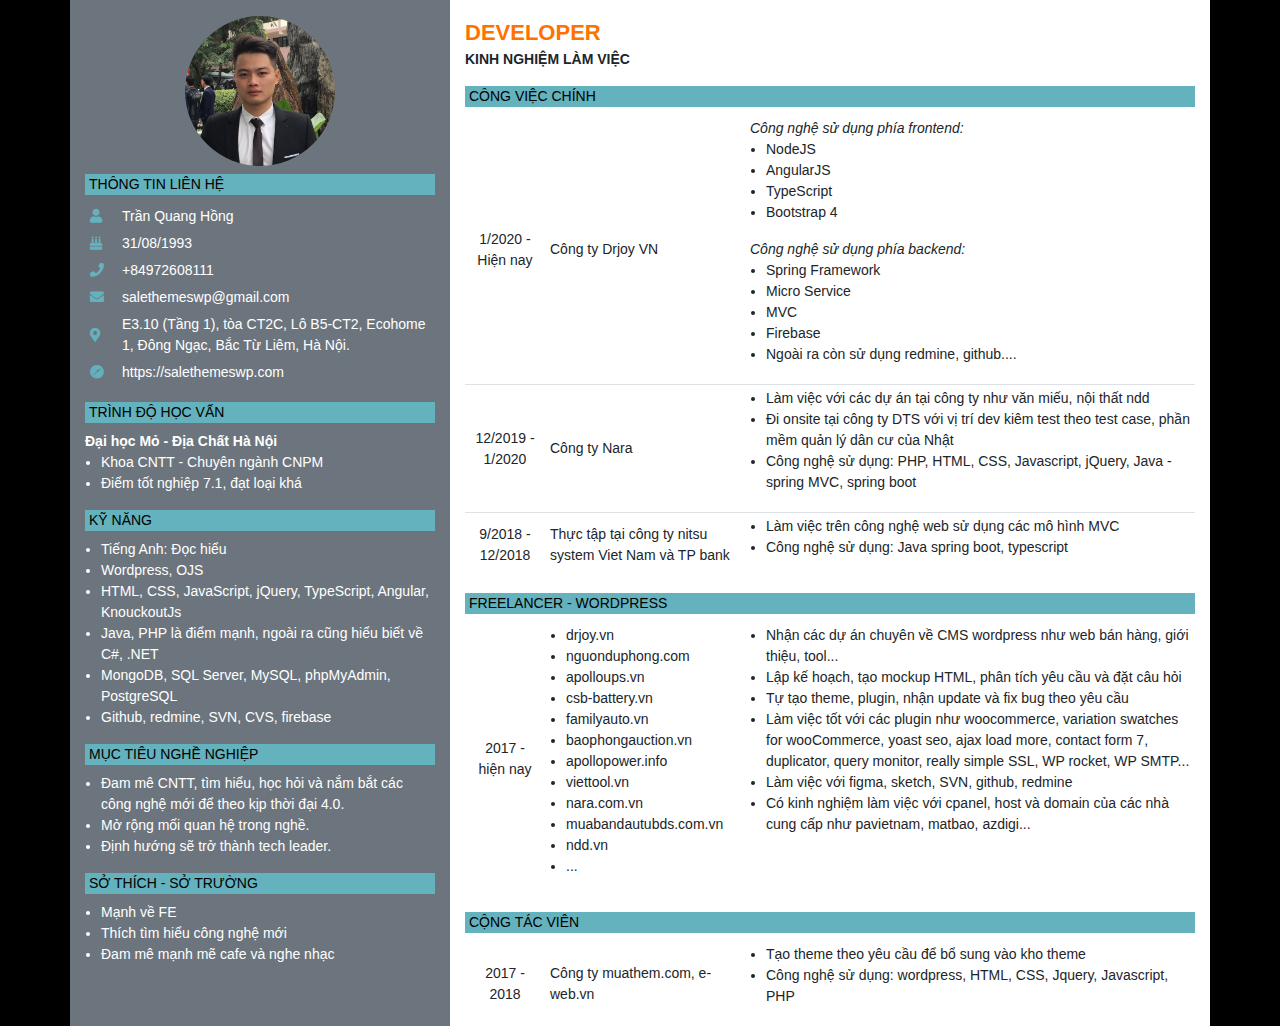
<file: index.html>
<!DOCTYPE html>
<html>
<head>
	<title>Sale themes wordpress</title>
	 <!--
    *********************************************************************
    *       DEVELOPER:  Sale themes wordpress              				*
    *       EMAIL:  salethemeswp@gmail.com     							*
    *       SKYPE: tranhongcnttk58nd@outlook.com                 		*
    *       WEBSITE: https://salethemeswp.com							*
    *		Zalo: +84972608111											*
    *********************************************************************
    -->
    <meta charset="UTF-8" />
    <meta http-equiv="X-UA-Compatible" content="IE=edge">
	<meta name="viewport" content="width=device-width, initial-scale=1, shrink-to-fit=no">

	<!-- Add meta tag -->
	<link rel="shortcut icon" href="" />
	<meta name="robots" content="index, follow, max-snippet:-1, max-image-preview:large, max-video-preview:-1" />
	<link rel="canonical" href="https://www.salethemeswp.com/" />
	<meta property="og:locale" content="vi_VN" />
	<meta property="og:type" content="website" />
	<meta property="og:title" content="Sale themes wordpress" />
	<meta property="og:url" content="https://www.salethemeswp.com/" />
	<meta property="og:site_name" content="Sale themes wordpress" />
	<meta name="twitter:card" content="summary_large_image" /> <!-- End meta tag -->


	<link rel="stylesheet" type="text/css" href="lib/bootstrap-4.0.0/dist/css/bootstrap.min.css">
	<link rel="stylesheet" type="text/css" href="lib/slick-1.8.1/slick/slick.css">
	<link rel="stylesheet" type="text/css" href="lib/slick-1.8.1/slick/slick-theme.css">
	<link rel="stylesheet" type="text/css" href="lib/fontawesome-5.15.4/css/all.min.css">
	<link rel="stylesheet" type="text/css" href="css/style.css">
    <!-- Global site tag (gtag.js) - Google Analytics -->
    <script async src="https://www.googletagmanager.com/gtag/js?id=G-24ML9TPM6G"></script>
    <script>
      window.dataLayer = window.dataLayer || [];
      function gtag(){dataLayer.push(arguments);}
      gtag('js', new Date());
    
      gtag('config', 'G-24ML9TPM6G');
    </script>
</head>
<body>
	<main class="container-fluid">
		<div class="container main-content">
			<div class="row">
				<div class="col-md-4 pt-3 bg-secondary about-info">
					<div class="text-center">
						<div class="img-about-avatar" style="background-image: url('img/hongdeptrai.jpg');"></div>
					</div>
					<div class="horizontal-line">THÔNG TIN LIÊN HỆ</div>
					<table>
						<tr>
							<td><i class="mr-2 main-color fas fa-user"></i></td>
							<td>Trần Quang Hồng</td>
						</tr>
						<tr>
							<td><i class="mr-2 main-color fas fa-birthday-cake"></i></td>
							<td>31/08/1993</td>
						</tr>
						<tr>
							<td><i class="mr-2 main-color fas fas fa-phone"></i></td>
							<td><a href="tel:+84972608111">+84972608111</a></td>
						</tr>
						<tr>
							<td><i class="mr-2 main-color fas fa-envelope"></i></td>
							<td><a href="mailto:salethemeswp@gmail.com">salethemeswp@gmail.com</a></td>
						</tr>
						<tr>
							<td><i class="mr-2 main-color fas fa-map-marker-alt"></i></td>
							<td>E3.10 (Tầng 1), tòa CT2C, Lô B5-CT2, Ecohome 1, Đông Ngạc, Bắc Từ Liêm, Hà Nội.</td>
						</tr>
						<tr>
							<td><i class="mr-2 main-color fab fa-safari"></i></td>
							<td><a href="salethemeswp.com">https://salethemeswp.com</a></td>
						</tr>
					</table>
					<div class="horizontal-line mt-3">TRÌNH ĐỘ HỌC VẤN</div>
					<div>
						<strong>Đại học Mỏ - Địa Chất Hà Nội</strong>
						<ul>
							<li>Khoa CNTT - Chuyên ngành CNPM</li>
							<li>Điểm tốt nghiệp 7.1, đạt loại khá</li>
						</ul>
					</div>
					<div class="horizontal-line mt-3">KỸ NĂNG</div>
					<ul>
						<li>Tiếng Anh: Đọc hiểu</li>
						<li>Wordpress, OJS</li>
						<li>HTML, CSS, JavaScript, jQuery, TypeScript, Angular, KnouckoutJs</li>
						<li>Java, PHP là điểm mạnh, ngoài ra cũng hiểu biết về C#, .NET</li>
						<li>MongoDB, SQL Server, MySQL, phpMyAdmin, PostgreSQL</li>
						<li>Github, redmine, SVN, CVS, firebase</li>
					</ul>
					<div class="horizontal-line mt-3">MỤC TIÊU NGHỀ NGHIỆP</div>
					<ul>
						<li>Đam mê CNTT, tìm hiểu, học hỏi và nắm bắt các công nghệ mới để theo kịp thời đại 4.0.</li>
						<li>Mở rộng mối quan hệ trong nghề.</li>
						<li>Định hướng sẽ trở thành tech leader.</li>
					</ul>
					<div class="horizontal-line mt-3">SỞ THÍCH - SỞ TRƯỜNG</div>
					<ul>
						<li>Mạnh về FE</li>
						<li>Thích tìm hiểu công nghệ mới</li>
						<li>Đam mê mạnh mẽ cafe và nghe nhạc</li>
					</ul>
				</div>
				<div class="col-md-8 mt-3 table-experience">
					<label class="title-info w-100 mb-0">DEVELOPER</label>
					<strong>KINH NGHIỆM LÀM VIỆC</strong>

					<div class="horizontal-line mt-3">CÔNG VIỆC CHÍNH</div>
					<table class="w-100">
						<tr class="border-bottom">
							<td class="text-center w80px">1/2020 - Hiện nay</td>
							<td class="w-md-200px">
								Công ty Drjoy VN
							</td>
							<td class="vertical-align-top">
								<i>Công nghệ sử dụng phía frontend:</i>
								<ul class="pl-3">
									<li>NodeJS</li>
									<li>AngularJS</li>
									<li>TypeScript</li>
									<li>Bootstrap 4</li>
								</ul>
								<i>Công nghệ sử dụng phía backend:</i>
								<ul class="pl-3">
									<li>Spring Framework</li>
									<li>Micro Service</li>
									<li>MVC</li>
									<li>Firebase</li>
									<li>Ngoài ra còn sử dụng redmine, github....</li>
								</ul>
							</td>
						</tr>
						<tr class="border-bottom">
							<td class="text-center w80px">12/2019 - 1/2020</td>
							<td class="w-md-200px">
								Công ty Nara
							</td>
							<td>
								<ul class="pl-3">
									<li>Làm việc với các dự án tại công ty như văn miếu, nội thất ndd</li>
									<li>Đi onsite tại công ty DTS với vị trí dev kiêm test theo test case, phần mềm quản lý dân cư của Nhật</li>
									<li>Công nghệ sử dụng: PHP, HTML, CSS, Javascript, jQuery, Java - spring MVC, spring boot</li>
								</ul>
							</td>
						</tr>
						<tr>
							<td class="text-center w80px">9/2018 - 12/2018</td>
							<td class="w-md-200px">
								Thực tập tại công ty nitsu system Viet Nam và TP bank
							</td>
							<td>
								<ul class="pl-3">
									<li>Làm việc trên công nghệ web sử dụng các mô hình MVC</li>
									<li>Công nghệ sử dụng: Java spring boot, typescript</li>
								</ul>
							</td>
						</tr>
					</table>
					<div class="horizontal-line mt-3">FREELANCER - WORDPRESS</div>
					<table class="w-100">
						<tr>
							<td class="text-center w80px">2017 - hiện nay</td>
							<td class="w-md-200px vertical-align-top">
								<ul class="pl-3">
									<li>drjoy.vn</li>
									<li>nguonduphong.com</li>
									<li>apolloups.vn</li>
									<li>csb-battery.vn</li>
									<li>familyauto.vn</li>
									<li>baophongauction.vn</li>
									<li>apollopower.info</li>
									<li>viettool.vn</li>
									<li>nara.com.vn</li>
									<li>muabandautubds.com.vn</li>
									<li>ndd.vn</li>
									<li>...</li>
								</ul>
							</td>
							<td class="vertical-align-top">
								<ul class="pl-3">
									<li>Nhận các dự án chuyên về CMS wordpress như web bán hàng, giới thiệu, tool... </li>
									<li>Lập kế hoạch, tạo mockup HTML, phân tích yêu cầu và đặt câu hỏi</li>
									<li>Tự tạo theme, plugin, nhận update và fix bug theo yêu cầu</li>
									<li>Làm việc tốt với các plugin như woocommerce, variation swatches for wooCommerce, yoast seo, ajax load more, contact form 7, duplicator, query monitor, really simple SSL, WP rocket, WP SMTP...
									<li>Làm việc với figma, sketch, SVN, github, redmine</li>
									<li>Có kinh nghiệm làm việc với cpanel, host và domain của các nhà cung cấp như pavietnam, matbao, azdigi...</li>
								</ul>
							</td>
						</tr>
					</table>

					<div class="horizontal-line mt-3">CỘNG TÁC VIÊN</div>
					<table class="w-100">
						<tr>
							<td class="text-center w80px">2017 - 2018</td>
							<td class="w-md-200px">Công ty muathem.com, e-web.vn</td>
							<td class="vertical-align-top">
								<ul class="pl-3">
									<li>Tạo theme theo yêu cầu để bổ sung vào kho theme</li>
									<li>Công nghệ sử dụng: wordpress, HTML, CSS, Jquery, Javascript, PHP</li>
								</ul>
							</td>
						</tr>
					</table>
				</div>
			</div>
		</div>

	</main>
  	<script src="lib/jquery-2.2.0/jquery.min.js" type="text/javascript"></script>
	<script src="lib/bootstrap-4.0.0/dist/js/bootstrap.min.js" type="text/javascript"></script>
	<!-- <script src="lib/slick-1.8.1/slick/slick.min.js" type="text/javascript"></script> -->
	<script src="js/main.js" type="text/javascript"></script>
</body>
</html>
</file>
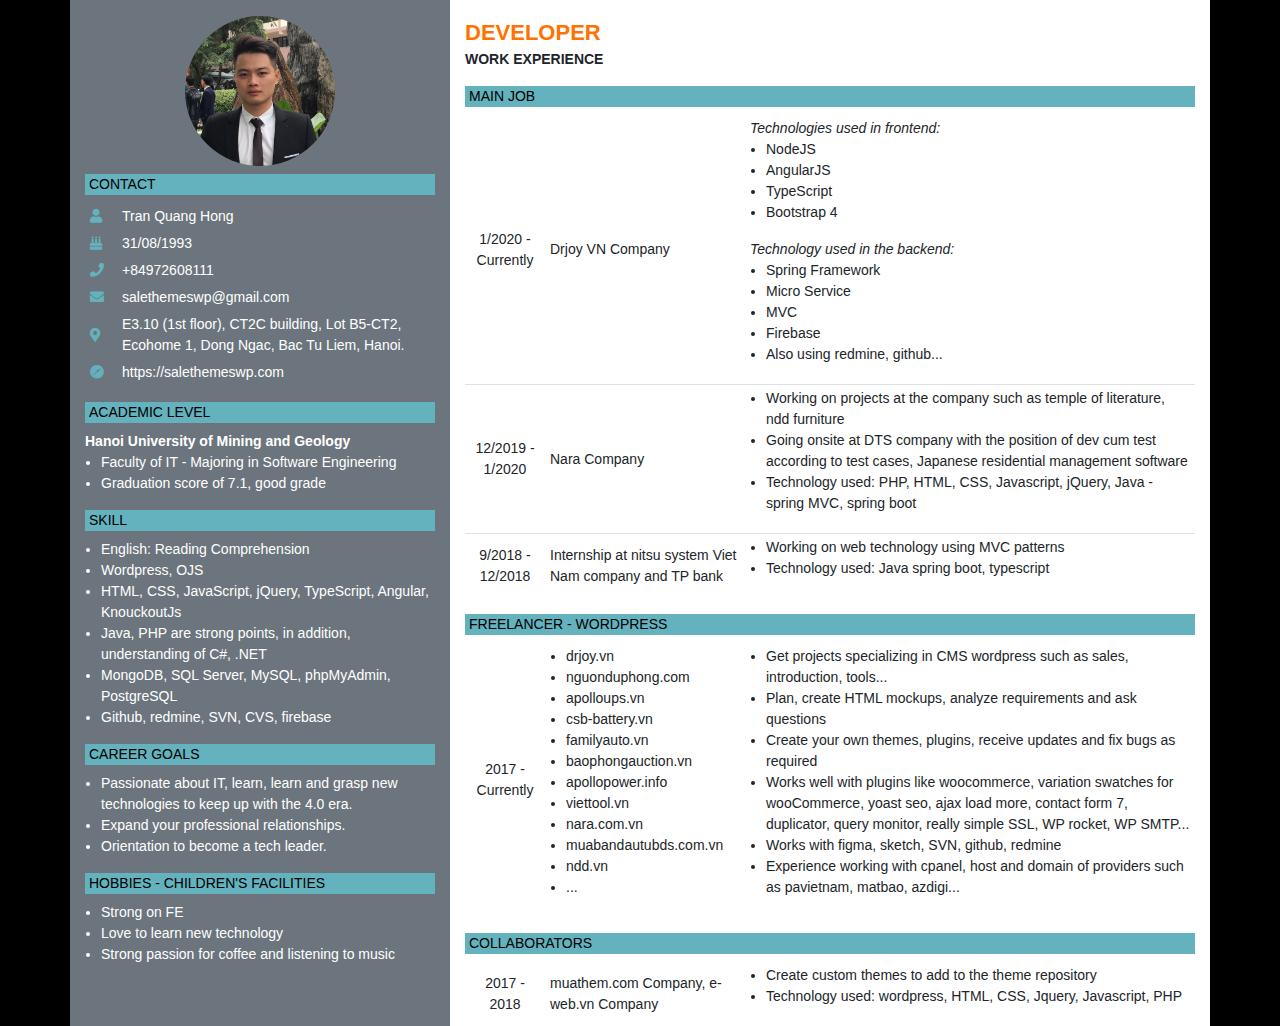
<file: en/index.html>
<!DOCTYPE html>
<html>
<head>
	<title>Sale themes wordpress</title>
	 <!--
    *********************************************************************
    *       DEVELOPER:  Sale themes wordpress              				*
    *       EMAIL:  salethemeswp@gmail.com     							*
    *       SKYPE: tranhongcnttk58nd@outlook.com                 		*
    *       WEBSITE: https://salethemeswp.com							*
    *		Zalo: +84972608111											*
    *********************************************************************
    -->
    <meta charset="UTF-8" />
    <meta http-equiv="X-UA-Compatible" content="IE=edge">
	<meta name="viewport" content="width=device-width, initial-scale=1, shrink-to-fit=no">

	<!-- Add meta tag -->
	<link rel="shortcut icon" href="" />
	<meta name="robots" content="index, follow, max-snippet:-1, max-image-preview:large, max-video-preview:-1" />
	<link rel="canonical" href="https://www.salethemeswp.com/" />
	<meta property="og:locale" content="vi_VN" />
	<meta property="og:type" content="website" />
	<meta property="og:title" content="Sale themes wordpress" />
	<meta property="og:url" content="https://www.salethemeswp.com/" />
	<meta property="og:site_name" content="Sale themes wordpress" />
	<meta name="twitter:card" content="summary_large_image" /> <!-- End meta tag -->


	<link rel="stylesheet" type="text/css" href="../lib/bootstrap-4.0.0/dist/css/bootstrap.min.css">
	<link rel="stylesheet" type="text/css" href="../lib/slick-1.8.1/slick/slick.css">
	<link rel="stylesheet" type="text/css" href="../lib/slick-1.8.1/slick/slick-theme.css">
	<link rel="stylesheet" type="text/css" href="../lib/fontawesome-5.15.4/css/all.min.css">
	<link rel="stylesheet" type="text/css" href="../css/style.css">
    <!-- Global site tag (gtag.js) - Google Analytics -->
    <script async src="https://www.googletagmanager.com/gtag/js?id=G-24ML9TPM6G"></script>
    <script>
      window.dataLayer = window.dataLayer || [];
      function gtag(){dataLayer.push(arguments);}
      gtag('js', new Date());
    
      gtag('config', 'G-24ML9TPM6G');
    </script>
</head>
<body>
	<main class="container-fluid">
		<div class="container main-content">
			<div class="row">
				<div class="col-md-4 pt-3 bg-secondary about-info">
					<div class="text-center">
						<div class="img-about-avatar" style="background-image: url('../img/hongdeptrai.jpg');"></div>
					</div>
					<div class="horizontal-line">CONTACT</div>
					<table>
						<tr>
							<td><i class="mr-2 main-color fas fa-user"></i></td>
							<td>Tran Quang Hong</td>
						</tr>
						<tr>
							<td><i class="mr-2 main-color fas fa-birthday-cake"></i></td>
							<td>31/08/1993</td>
						</tr>
						<tr>
							<td><i class="mr-2 main-color fas fas fa-phone"></i></td>
							<td><a href="tel:+84972608111">+84972608111</a></td>
						</tr>
						<tr>
							<td><i class="mr-2 main-color fas fa-envelope"></i></td>
							<td><a href="mailto:salethemeswp@gmail.com">salethemeswp@gmail.com</a></td>
						</tr>
						<tr>
							<td><i class="mr-2 main-color fas fa-map-marker-alt"></i></td>
							<td>E3.10 (1st floor), CT2C building, Lot B5-CT2, Ecohome 1, Dong Ngac, Bac Tu Liem, Hanoi.</td>
						</tr>
						<tr>
							<td><i class="mr-2 main-color fab fa-safari"></i></td>
							<td><a href="salethemeswp.com">https://salethemeswp.com</a></td>
						</tr>
					</table>
					<div class="horizontal-line mt-3">ACADEMIC LEVEL</div>
					<div>
						<strong>Hanoi University of Mining and Geology</strong>
						<ul>
							<li>Faculty of IT - Majoring in Software Engineering</li>
							<li>Graduation score of 7.1, good grade</li>
						</ul>
					</div>
					<div class="horizontal-line mt-3">SKILL</div>
					<ul>
						<li>English: Reading Comprehension</li>
						<li>Wordpress, OJS</li>
						<li>HTML, CSS, JavaScript, jQuery, TypeScript, Angular, KnouckoutJs</li>
						<li>Java, PHP are strong points, in addition, understanding of C#, .NET</li>
						<li>MongoDB, SQL Server, MySQL, phpMyAdmin, PostgreSQL</li>
						<li>Github, redmine, SVN, CVS, firebase</li>
					</ul>
					<div class="horizontal-line mt-3">CAREER GOALS</div>
					<ul>
						<li>Passionate about IT, learn, learn and grasp new technologies to keep up with the 4.0 era.</li>
						<li>Expand your professional relationships.</li>
						<li>Orientation to become a tech leader.</li>
					</ul>
					<div class="horizontal-line mt-3">HOBBIES - CHILDREN'S FACILITIES</div>
					<ul>
						<li>Strong on FE</li>
						<li>Love to learn new technology</li>
						<li>Strong passion for coffee and listening to music</li>
					</ul>
				</div>
				<div class="col-md-8 mt-3 table-experience">
					<label class="title-info w-100 mb-0">DEVELOPER</label>
					<strong>WORK EXPERIENCE</strong>

					<div class="horizontal-line mt-3">MAIN JOB</div>
					<table class="w-100">
						<tr class="border-bottom">
							<td class="text-center w80px">1/2020 - Currently</td>
							<td class="w-md-200px">
								Drjoy VN Company
							</td>
							<td class="vertical-align-top">
								<i>Technologies used in frontend:</i>
								<ul class="pl-3">
									<li>NodeJS</li>
									<li>AngularJS</li>
									<li>TypeScript</li>
									<li>Bootstrap 4</li>
								</ul>
								<i>Technology used in the backend:</i>
								<ul class="pl-3">
									<li>Spring Framework</li>
									<li>Micro Service</li>
									<li>MVC</li>
									<li>Firebase</li>
									<li>Also using redmine, github...</li>
								</ul>
							</td>
						</tr>
						<tr class="border-bottom">
							<td class="text-center w80px">12/2019 - 1/2020</td>
							<td class="w-md-200px">
								Nara Company
							</td>
							<td>
								<ul class="pl-3">
									<li>Working on projects at the company such as temple of literature, ndd furniture</li>
									<li>Going onsite at DTS company with the position of dev cum test according to test cases, Japanese residential management software</li>
									<li>Technology used: PHP, HTML, CSS, Javascript, jQuery, Java - spring MVC, spring boot</li>
								</ul>
							</td>
						</tr>
						<tr>
							<td class="text-center w80px">9/2018 - 12/2018</td>
							<td class="w-md-200px">
								Internship at nitsu system Viet Nam company and TP bank
							</td>
							<td>
								<ul class="pl-3">
									<li>Working on web technology using MVC patterns</li>
									<li>Technology used: Java spring boot, typescript</li>
								</ul>
							</td>
						</tr>
					</table>
					<div class="horizontal-line mt-3">FREELANCER - WORDPRESS</div>
					<table class="w-100">
						<tr>
							<td class="text-center w80px">2017 - Currently</td>
							<td class="w-md-200px vertical-align-top">
								<ul class="pl-3">
									<li>drjoy.vn</li>
									<li>nguonduphong.com</li>
									<li>apolloups.vn</li>
									<li>csb-battery.vn</li>
									<li>familyauto.vn</li>
									<li>baophongauction.vn</li>
									<li>apollopower.info</li>
									<li>viettool.vn</li>
									<li>nara.com.vn</li>
									<li>muabandautubds.com.vn</li>
									<li>ndd.vn</li>
									<li>...</li>
								</ul>
							</td>
							<td class="vertical-align-top">
								<ul class="pl-3">
									<li>Get projects specializing in CMS wordpress such as sales, introduction, tools...</li>
									<li>Plan, create HTML mockups, analyze requirements and ask questions</li>
									<li>Create your own themes, plugins, receive updates and fix bugs as required</li>
									<li>Works well with plugins like woocommerce, variation swatches for wooCommerce, yoast seo, ajax load more, contact form 7, duplicator, query monitor, really simple SSL, WP rocket, WP SMTP...</li>
									<li>Works with figma, sketch, SVN, github, redmine</li>
									<li>Experience working with cpanel, host and domain of providers such as pavietnam, matbao, azdigi...</li>
								</ul>
							</td>
						</tr>
					</table>

					<div class="horizontal-line mt-3">COLLABORATORS</div>
					<table class="w-100">
						<tr>
							<td class="text-center w80px">2017 - 2018</td>
							<td class="w-md-200px">muathem.com Company, e-web.vn Company</td>
							<td class="vertical-align-top">
								<ul class="pl-3">
									<li>Create custom themes to add to the theme repository</li>
									<li>Technology used: wordpress, HTML, CSS, Jquery, Javascript, PHP</li>
								</ul>
							</td>
						</tr>
					</table>
				</div>
			</div>
		</div>

	</main>
  	<script src="../lib/jquery-2.2.0/jquery.min.js" type="text/javascript"></script>
	<script src="../lib/bootstrap-4.0.0/dist/js/bootstrap.min.js" type="text/javascript"></script>
	<!-- <script src="../lib/slick-1.8.1/slick/slick.min.js" type="text/javascript"></script> -->
	<script src="../js/main.js" type="text/javascript"></script>
</body>
</html>
</file>
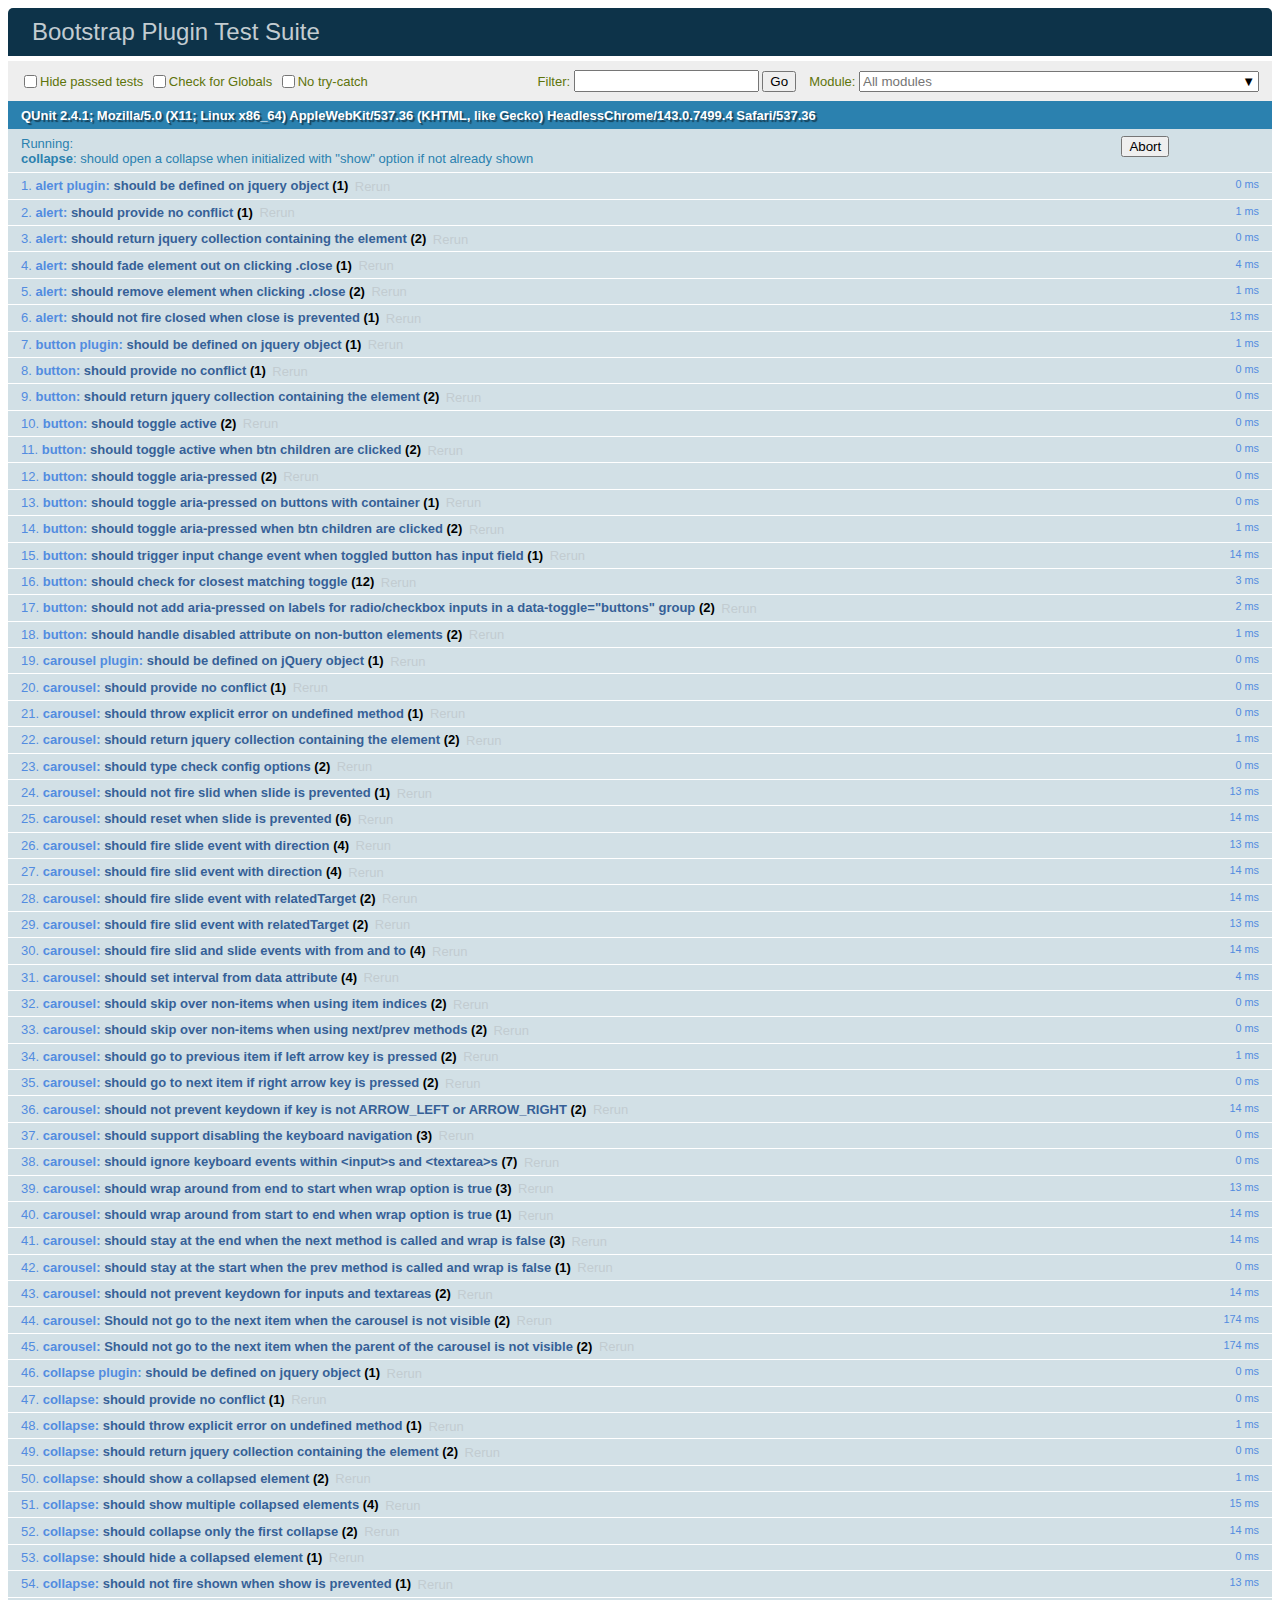
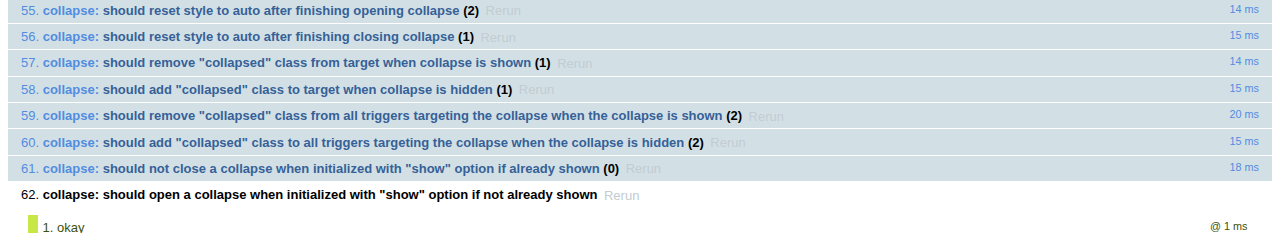
<file: lib/bootstrap-4.0.0/js/tests/index.html>
<!doctype html>
<html lang="en">
  <head>
    <meta charset="utf-8">
    <meta name="viewport" content="width=device-width, initial-scale=1, shrink-to-fit=no">
    <title>Bootstrap Plugin Test Suite</title>

    <!-- jQuery -->
    <script>
      (function () {
        var path = '../../assets/js/vendor/jquery-slim.min.js'
        // get jquery param from the query string.
        var jQueryVersion = location.search.match(/[?&]jquery=(.*?)(?=&|$)/)

        // If a version was specified, use that version from our vendor folder
        if (jQueryVersion) {
          path = 'vendor/jquery-' + jQueryVersion[1] + '.min.js'
        }
        document.write('<script src="' + path + '"><\/script>')
      }())
    </script>
    <script src="../../assets/js/vendor/popper.min.js"></script>

    <!-- QUnit -->
    <link rel="stylesheet" href="vendor/qunit.css" media="screen">
    <script src="vendor/qunit.js"></script>

    <script>
      // Disable jQuery event aliases to ensure we don't accidentally use any of them
      [
        'blur',
        'focus',
        'focusin',
        'focusout',
        'resize',
        'scroll',
        'click',
        'dblclick',
        'mousedown',
        'mouseup',
        'mousemove',
        'mouseover',
        'mouseout',
        'mouseenter',
        'mouseleave',
        'change',
        'select',
        'submit',
        'keydown',
        'keypress',
        'keyup',
        'contextmenu'
      ].forEach(function(eventAlias) {
        $.fn[eventAlias] = function() {
          throw new Error('Using the ".' + eventAlias + '()" method is not allowed, so that Bootstrap can be compatible with custom jQuery builds which exclude the "event aliases" module that defines said method. See https://github.com/twbs/bootstrap/blob/master/CONTRIBUTING.md#js')
        }
      })

      // Require assert.expect in each test
      QUnit.config.requireExpects = true

      // See https://github.com/axemclion/grunt-saucelabs#test-result-details-with-qunit
      var log = []
      var testName

      QUnit.done(function(testResults) {
        var tests = []
        for (var i = 0; i < log.length; i++) {
          var details = log[i]
          tests.push({
            name: details.name,
            result: details.result,
            expected: details.expected,
            actual: details.actual,
            source: details.source
          })
        }
        testResults.tests = tests

        window.global_test_results = testResults
      })

      QUnit.testStart(function(testDetails) {
        QUnit.log(function(details) {
          if (!details.result) {
            details.name = testDetails.name
            log.push(details)
          }
        })
      })

      // Display fixture on-screen on iOS to avoid false positives
      // See https://github.com/twbs/bootstrap/pull/15955
      if (/iPhone|iPad|iPod/.test(navigator.userAgent)) {
        QUnit.begin(function() {
          $('#qunit-fixture').css({ top: 0, left: 0 })
        })

        QUnit.done(function() {
          $('#qunit-fixture').css({ top: '', left: '' })
        })
      }
    </script>

    <!-- Transpiled Plugins -->
    <script src="../dist/util.js"></script>
    <script src="../dist/alert.js"></script>
    <script src="../dist/button.js"></script>
    <script src="../dist/carousel.js"></script>
    <script src="../dist/collapse.js"></script>
    <script src="../dist/dropdown.js"></script>
    <script src="../dist/modal.js"></script>
    <script src="../dist/scrollspy.js"></script>
    <script src="../dist/tab.js"></script>
    <script src="../dist/tooltip.js"></script>
    <script src="../dist/popover.js"></script>

    <!-- Unit Tests -->
    <script src="unit/alert.js"></script>
    <script src="unit/button.js"></script>
    <script src="unit/carousel.js"></script>
    <script src="unit/collapse.js"></script>
    <script src="unit/dropdown.js"></script>
    <script src="unit/modal.js"></script>
    <script src="unit/scrollspy.js"></script>
    <script src="unit/tab.js"></script>
    <script src="unit/tooltip.js"></script>
    <script src="unit/popover.js"></script>
    <script src="unit/util.js"></script>
  </head>
  <body>
    <div id="qunit-container">
      <div id="qunit"></div>
      <div id="qunit-fixture"></div>
    </div>
  </body>
</html>
</file>
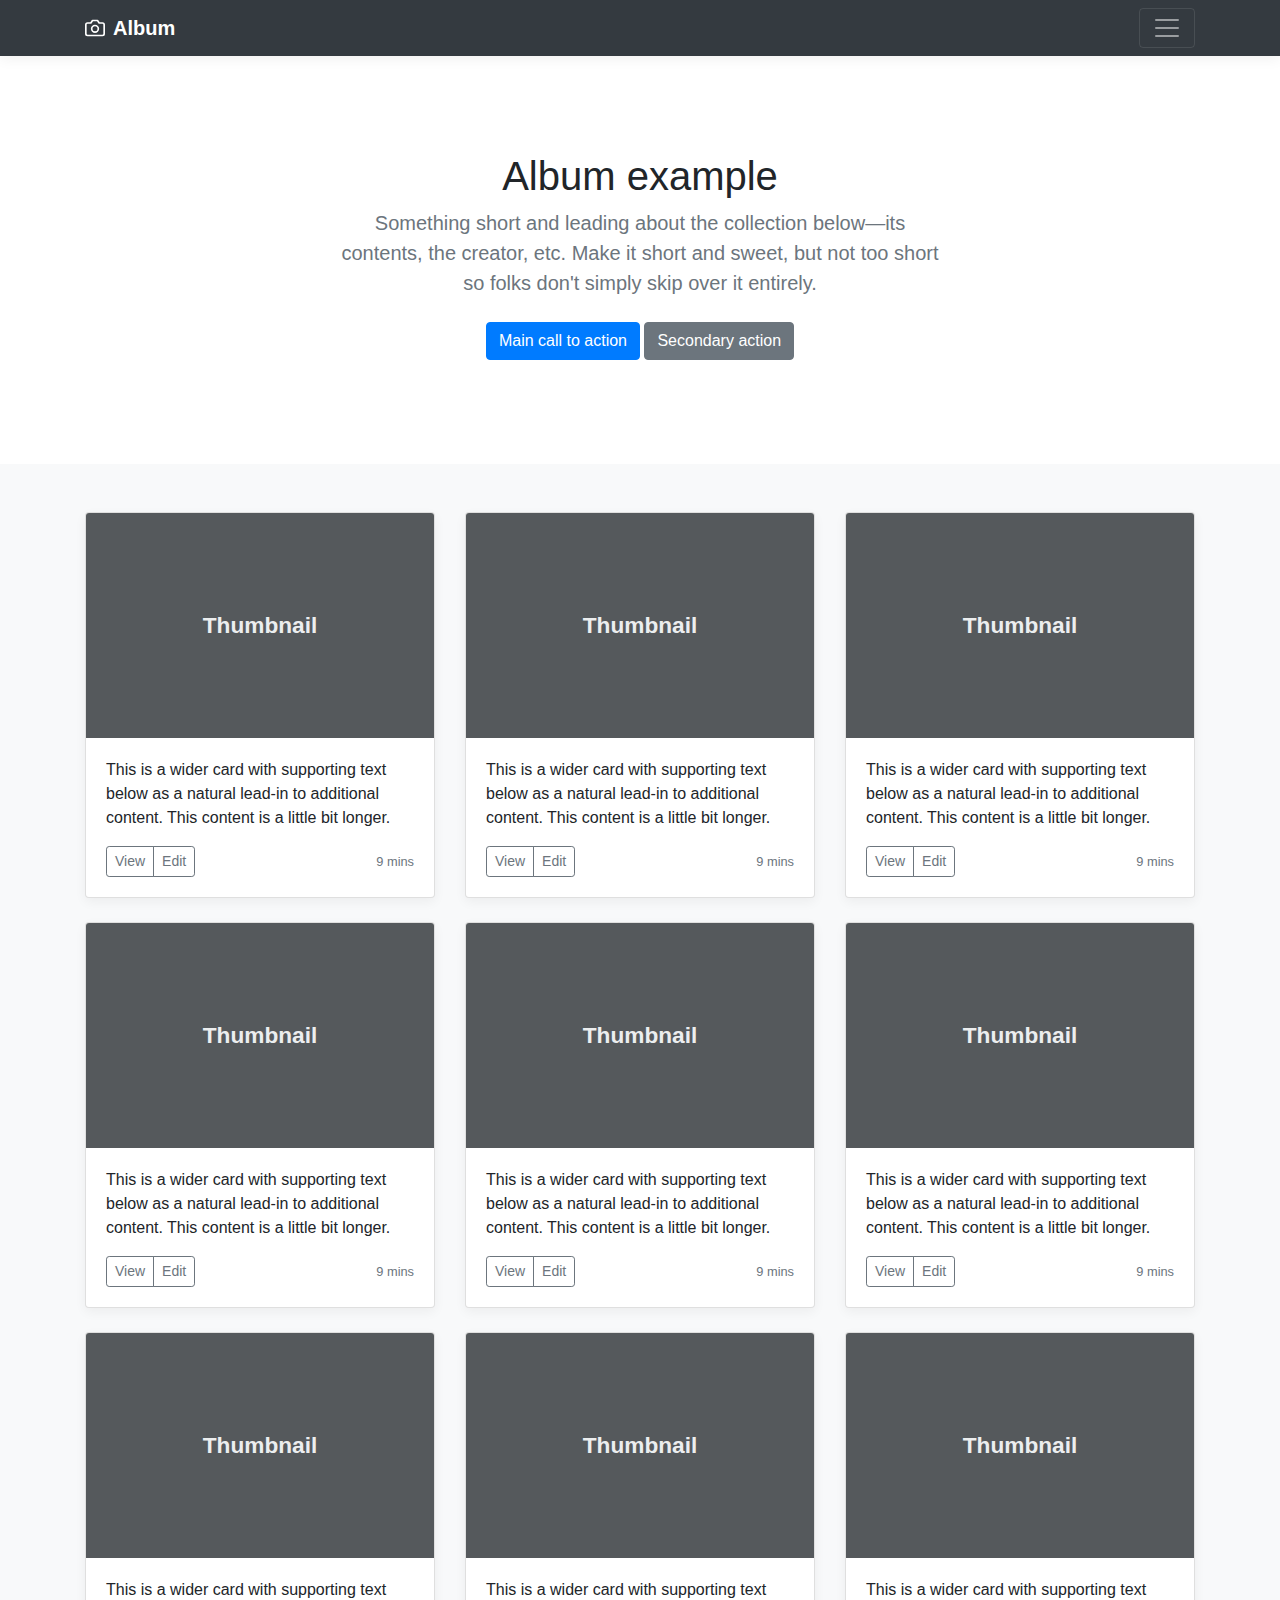
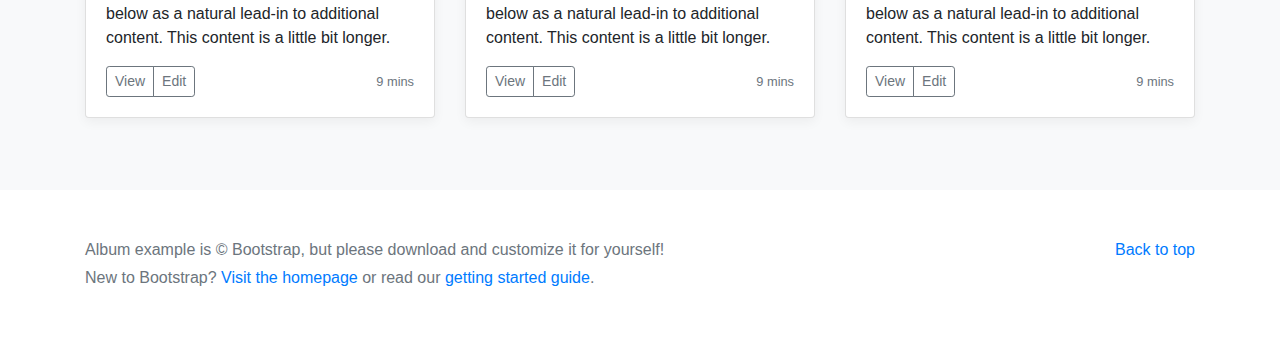
<file: lib/bootstrap-4.0.0/docs/4.0/examples/album/index.html>
<!doctype html>
<html lang="en">
  <head>
    <meta charset="utf-8">
    <meta name="viewport" content="width=device-width, initial-scale=1, shrink-to-fit=no">
    <meta name="description" content="">
    <meta name="author" content="">
    <link rel="icon" href="../../../../favicon.ico">

    <title>Album example for Bootstrap</title>

    <!-- Bootstrap core CSS -->
    <link href="../../../../dist/css/bootstrap.min.css" rel="stylesheet">

    <!-- Custom styles for this template -->
    <link href="album.css" rel="stylesheet">
  </head>

  <body>

    <header>
      <div class="collapse bg-dark" id="navbarHeader">
        <div class="container">
          <div class="row">
            <div class="col-sm-8 col-md-7 py-4">
              <h4 class="text-white">About</h4>
              <p class="text-muted">Add some information about the album below, the author, or any other background context. Make it a few sentences long so folks can pick up some informative tidbits. Then, link them off to some social networking sites or contact information.</p>
            </div>
            <div class="col-sm-4 offset-md-1 py-4">
              <h4 class="text-white">Contact</h4>
              <ul class="list-unstyled">
                <li><a href="#" class="text-white">Follow on Twitter</a></li>
                <li><a href="#" class="text-white">Like on Facebook</a></li>
                <li><a href="#" class="text-white">Email me</a></li>
              </ul>
            </div>
          </div>
        </div>
      </div>
      <div class="navbar navbar-dark bg-dark box-shadow">
        <div class="container d-flex justify-content-between">
          <a href="#" class="navbar-brand d-flex align-items-center">
            <svg xmlns="http://www.w3.org/2000/svg" width="20" height="20" viewBox="0 0 24 24" fill="none" stroke="currentColor" stroke-width="2" stroke-linecap="round" stroke-linejoin="round" class="mr-2"><path d="M23 19a2 2 0 0 1-2 2H3a2 2 0 0 1-2-2V8a2 2 0 0 1 2-2h4l2-3h6l2 3h4a2 2 0 0 1 2 2z"></path><circle cx="12" cy="13" r="4"></circle></svg>
            <strong>Album</strong>
          </a>
          <button class="navbar-toggler" type="button" data-toggle="collapse" data-target="#navbarHeader" aria-controls="navbarHeader" aria-expanded="false" aria-label="Toggle navigation">
            <span class="navbar-toggler-icon"></span>
          </button>
        </div>
      </div>
    </header>

    <main role="main">

      <section class="jumbotron text-center">
        <div class="container">
          <h1 class="jumbotron-heading">Album example</h1>
          <p class="lead text-muted">Something short and leading about the collection below—its contents, the creator, etc. Make it short and sweet, but not too short so folks don't simply skip over it entirely.</p>
          <p>
            <a href="#" class="btn btn-primary my-2">Main call to action</a>
            <a href="#" class="btn btn-secondary my-2">Secondary action</a>
          </p>
        </div>
      </section>

      <div class="album py-5 bg-light">
        <div class="container">

          <div class="row">
            <div class="col-md-4">
              <div class="card mb-4 box-shadow">
                <img class="card-img-top" data-src="holder.js/100px225?theme=thumb&bg=55595c&fg=eceeef&text=Thumbnail" alt="Card image cap">
                <div class="card-body">
                  <p class="card-text">This is a wider card with supporting text below as a natural lead-in to additional content. This content is a little bit longer.</p>
                  <div class="d-flex justify-content-between align-items-center">
                    <div class="btn-group">
                      <button type="button" class="btn btn-sm btn-outline-secondary">View</button>
                      <button type="button" class="btn btn-sm btn-outline-secondary">Edit</button>
                    </div>
                    <small class="text-muted">9 mins</small>
                  </div>
                </div>
              </div>
            </div>
            <div class="col-md-4">
              <div class="card mb-4 box-shadow">
                <img class="card-img-top" data-src="holder.js/100px225?theme=thumb&bg=55595c&fg=eceeef&text=Thumbnail" alt="Card image cap">
                <div class="card-body">
                  <p class="card-text">This is a wider card with supporting text below as a natural lead-in to additional content. This content is a little bit longer.</p>
                  <div class="d-flex justify-content-between align-items-center">
                    <div class="btn-group">
                      <button type="button" class="btn btn-sm btn-outline-secondary">View</button>
                      <button type="button" class="btn btn-sm btn-outline-secondary">Edit</button>
                    </div>
                    <small class="text-muted">9 mins</small>
                  </div>
                </div>
              </div>
            </div>
            <div class="col-md-4">
              <div class="card mb-4 box-shadow">
                <img class="card-img-top" data-src="holder.js/100px225?theme=thumb&bg=55595c&fg=eceeef&text=Thumbnail" alt="Card image cap">
                <div class="card-body">
                  <p class="card-text">This is a wider card with supporting text below as a natural lead-in to additional content. This content is a little bit longer.</p>
                  <div class="d-flex justify-content-between align-items-center">
                    <div class="btn-group">
                      <button type="button" class="btn btn-sm btn-outline-secondary">View</button>
                      <button type="button" class="btn btn-sm btn-outline-secondary">Edit</button>
                    </div>
                    <small class="text-muted">9 mins</small>
                  </div>
                </div>
              </div>
            </div>

            <div class="col-md-4">
              <div class="card mb-4 box-shadow">
                <img class="card-img-top" data-src="holder.js/100px225?theme=thumb&bg=55595c&fg=eceeef&text=Thumbnail" alt="Card image cap">
                <div class="card-body">
                  <p class="card-text">This is a wider card with supporting text below as a natural lead-in to additional content. This content is a little bit longer.</p>
                  <div class="d-flex justify-content-between align-items-center">
                    <div class="btn-group">
                      <button type="button" class="btn btn-sm btn-outline-secondary">View</button>
                      <button type="button" class="btn btn-sm btn-outline-secondary">Edit</button>
                    </div>
                    <small class="text-muted">9 mins</small>
                  </div>
                </div>
              </div>
            </div>
            <div class="col-md-4">
              <div class="card mb-4 box-shadow">
                <img class="card-img-top" data-src="holder.js/100px225?theme=thumb&bg=55595c&fg=eceeef&text=Thumbnail" alt="Card image cap">
                <div class="card-body">
                  <p class="card-text">This is a wider card with supporting text below as a natural lead-in to additional content. This content is a little bit longer.</p>
                  <div class="d-flex justify-content-between align-items-center">
                    <div class="btn-group">
                      <button type="button" class="btn btn-sm btn-outline-secondary">View</button>
                      <button type="button" class="btn btn-sm btn-outline-secondary">Edit</button>
                    </div>
                    <small class="text-muted">9 mins</small>
                  </div>
                </div>
              </div>
            </div>
            <div class="col-md-4">
              <div class="card mb-4 box-shadow">
                <img class="card-img-top" data-src="holder.js/100px225?theme=thumb&bg=55595c&fg=eceeef&text=Thumbnail" alt="Card image cap">
                <div class="card-body">
                  <p class="card-text">This is a wider card with supporting text below as a natural lead-in to additional content. This content is a little bit longer.</p>
                  <div class="d-flex justify-content-between align-items-center">
                    <div class="btn-group">
                      <button type="button" class="btn btn-sm btn-outline-secondary">View</button>
                      <button type="button" class="btn btn-sm btn-outline-secondary">Edit</button>
                    </div>
                    <small class="text-muted">9 mins</small>
                  </div>
                </div>
              </div>
            </div>

            <div class="col-md-4">
              <div class="card mb-4 box-shadow">
                <img class="card-img-top" data-src="holder.js/100px225?theme=thumb&bg=55595c&fg=eceeef&text=Thumbnail" alt="Card image cap">
                <div class="card-body">
                  <p class="card-text">This is a wider card with supporting text below as a natural lead-in to additional content. This content is a little bit longer.</p>
                  <div class="d-flex justify-content-between align-items-center">
                    <div class="btn-group">
                      <button type="button" class="btn btn-sm btn-outline-secondary">View</button>
                      <button type="button" class="btn btn-sm btn-outline-secondary">Edit</button>
                    </div>
                    <small class="text-muted">9 mins</small>
                  </div>
                </div>
              </div>
            </div>
            <div class="col-md-4">
              <div class="card mb-4 box-shadow">
                <img class="card-img-top" data-src="holder.js/100px225?theme=thumb&bg=55595c&fg=eceeef&text=Thumbnail" alt="Card image cap">
                <div class="card-body">
                  <p class="card-text">This is a wider card with supporting text below as a natural lead-in to additional content. This content is a little bit longer.</p>
                  <div class="d-flex justify-content-between align-items-center">
                    <div class="btn-group">
                      <button type="button" class="btn btn-sm btn-outline-secondary">View</button>
                      <button type="button" class="btn btn-sm btn-outline-secondary">Edit</button>
                    </div>
                    <small class="text-muted">9 mins</small>
                  </div>
                </div>
              </div>
            </div>
            <div class="col-md-4">
              <div class="card mb-4 box-shadow">
                <img class="card-img-top" data-src="holder.js/100px225?theme=thumb&bg=55595c&fg=eceeef&text=Thumbnail" alt="Card image cap">
                <div class="card-body">
                  <p class="card-text">This is a wider card with supporting text below as a natural lead-in to additional content. This content is a little bit longer.</p>
                  <div class="d-flex justify-content-between align-items-center">
                    <div class="btn-group">
                      <button type="button" class="btn btn-sm btn-outline-secondary">View</button>
                      <button type="button" class="btn btn-sm btn-outline-secondary">Edit</button>
                    </div>
                    <small class="text-muted">9 mins</small>
                  </div>
                </div>
              </div>
            </div>
          </div>
        </div>
      </div>

    </main>

    <footer class="text-muted">
      <div class="container">
        <p class="float-right">
          <a href="#">Back to top</a>
        </p>
        <p>Album example is &copy; Bootstrap, but please download and customize it for yourself!</p>
        <p>New to Bootstrap? <a href="../../">Visit the homepage</a> or read our <a href="../../getting-started/">getting started guide</a>.</p>
      </div>
    </footer>

    <!-- Bootstrap core JavaScript
    ================================================== -->
    <!-- Placed at the end of the document so the pages load faster -->
    <script src="https://code.jquery.com/jquery-3.2.1.slim.min.js" integrity="sha384-KJ3o2DKtIkvYIK3UENzmM7KCkRr/rE9/Qpg6aAZGJwFDMVNA/GpGFF93hXpG5KkN" crossorigin="anonymous"></script>
    <script>window.jQuery || document.write('<script src="../../../../assets/js/vendor/jquery-slim.min.js"><\/script>')</script>
    <script src="../../../../assets/js/vendor/popper.min.js"></script>
    <script src="../../../../dist/js/bootstrap.min.js"></script>
    <script src="../../../../assets/js/vendor/holder.min.js"></script>
  </body>
</html>
</file>
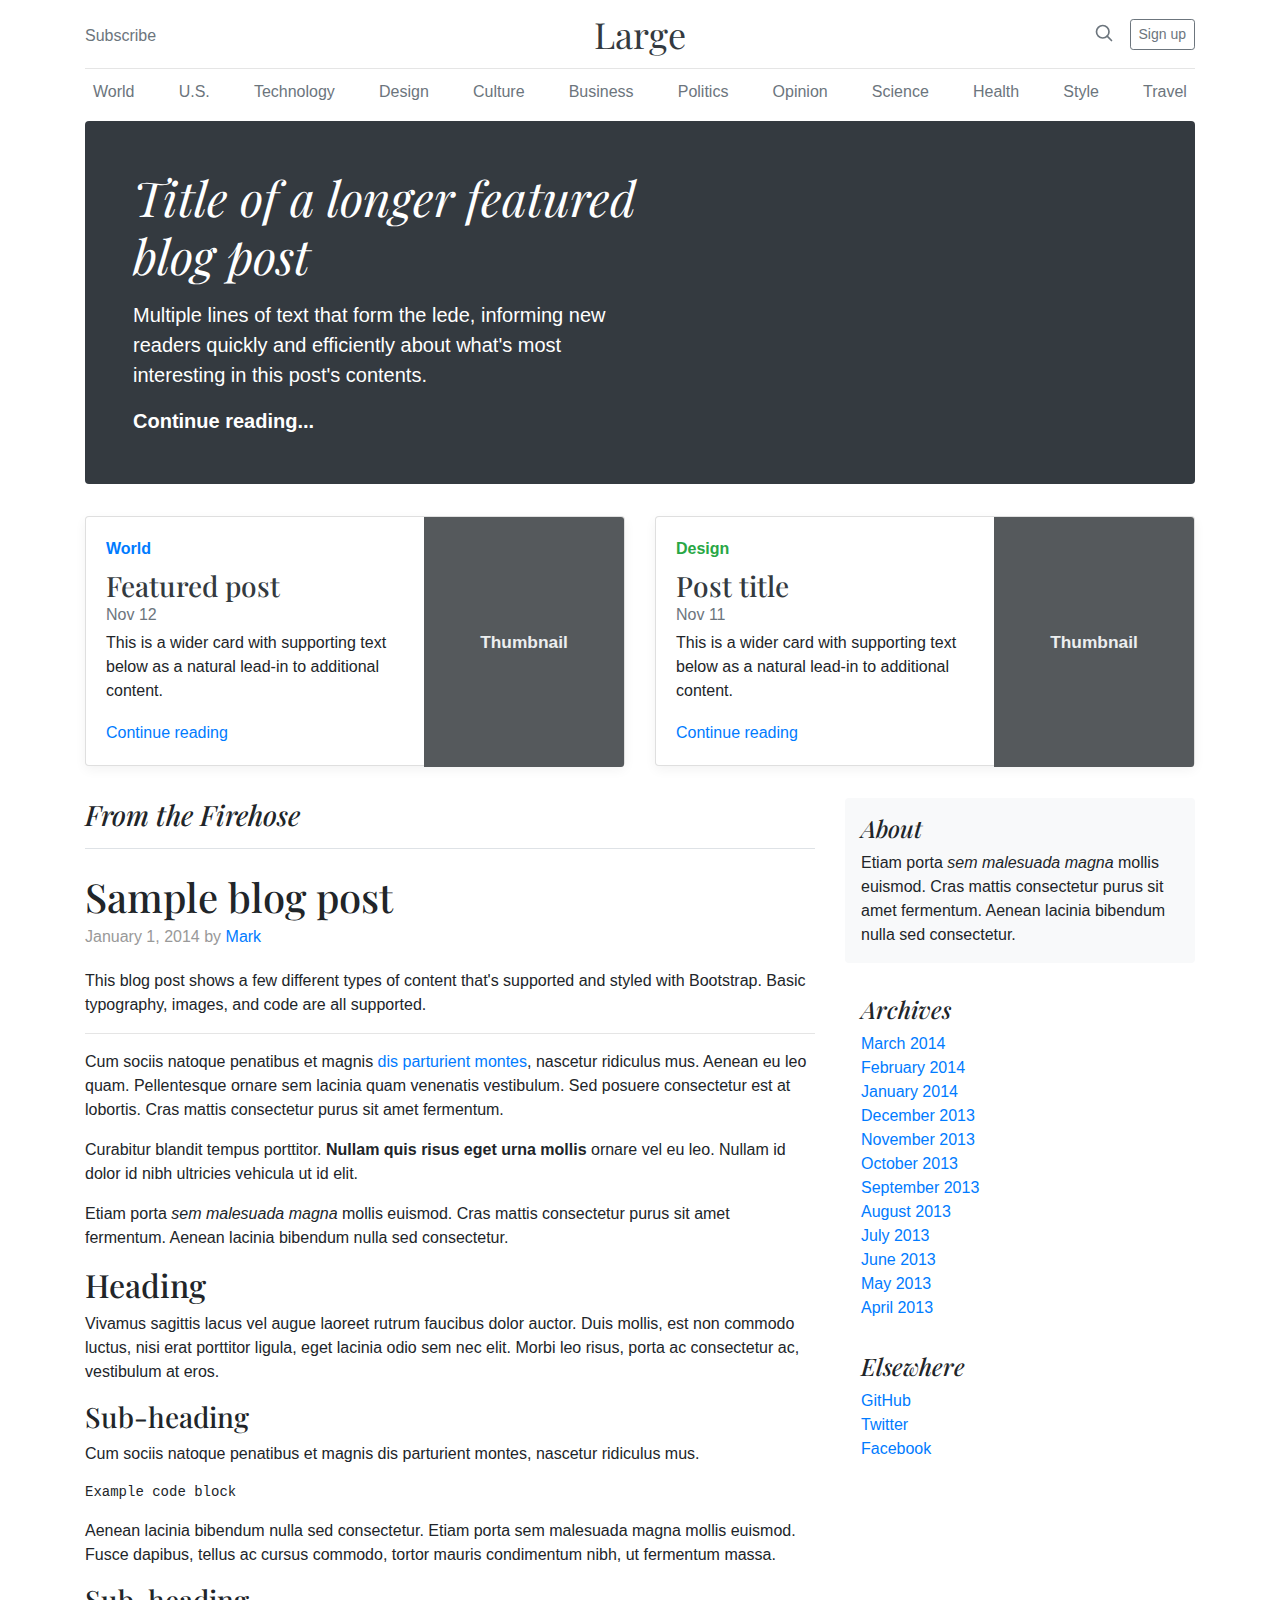
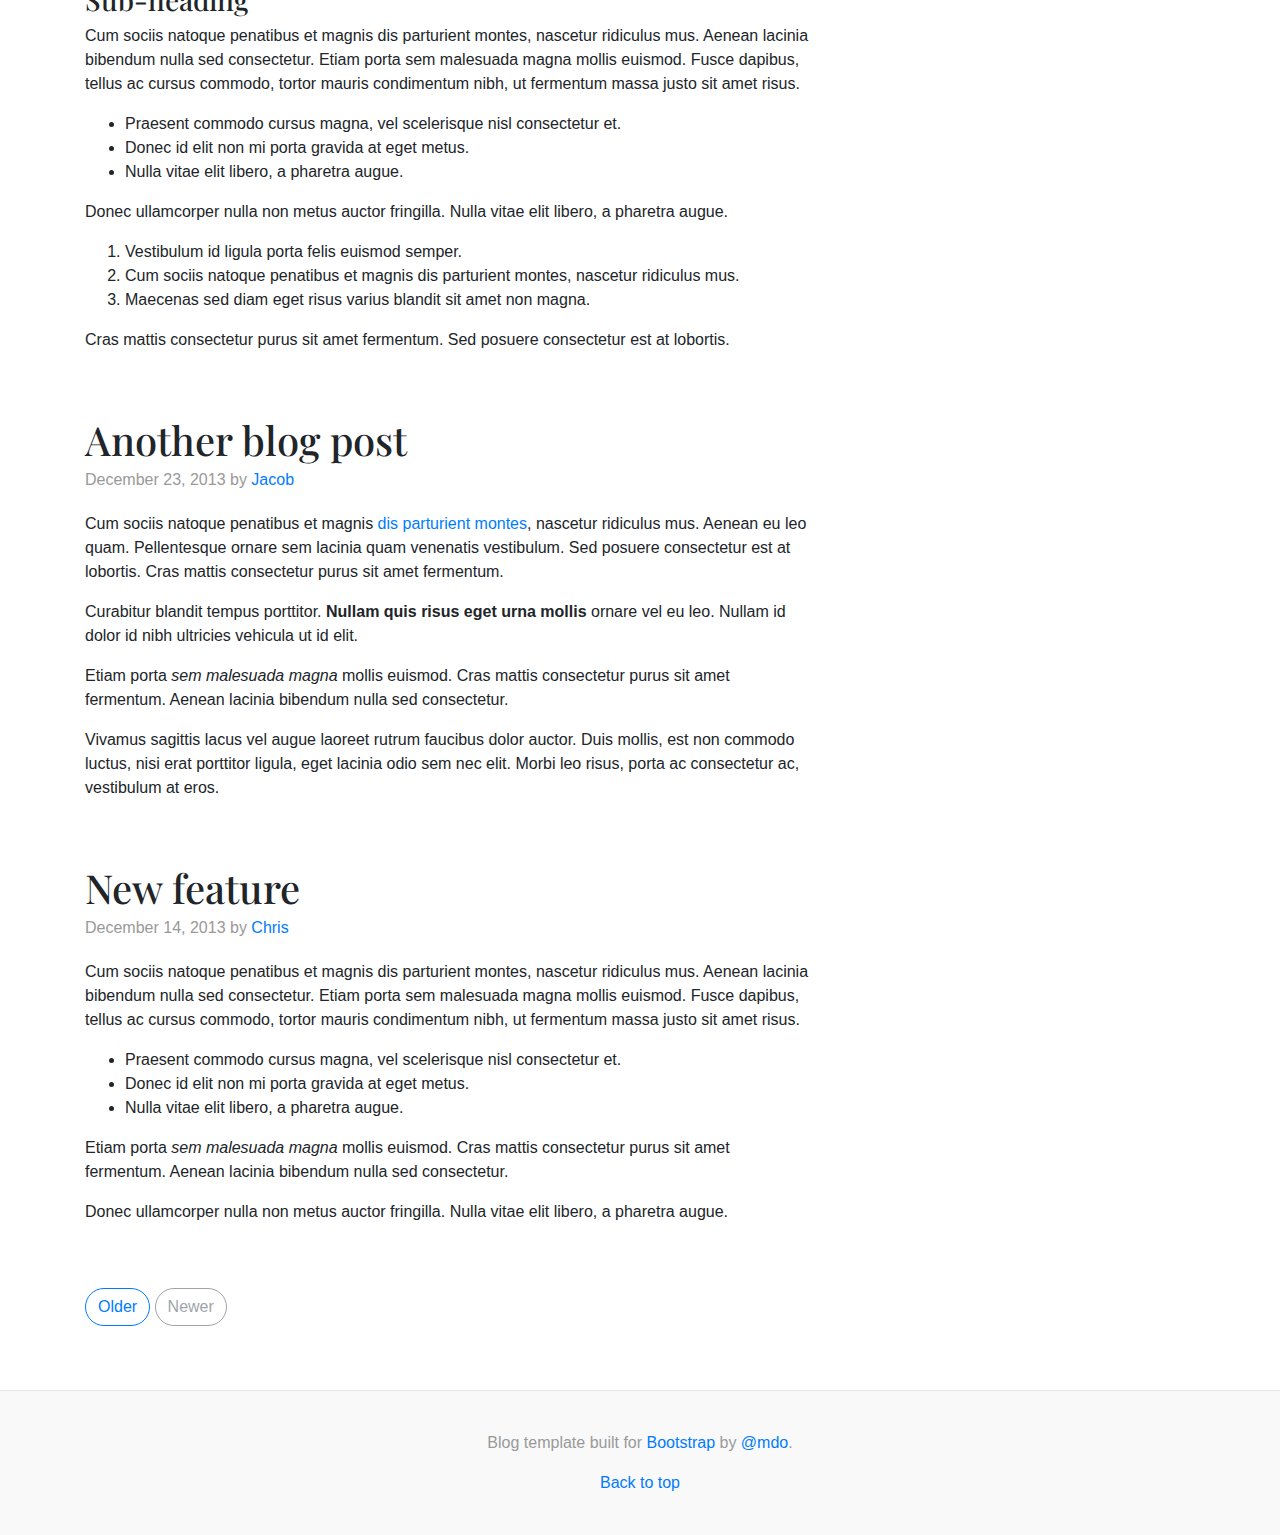
<file: lib/bootstrap-4.0.0/docs/4.0/examples/blog/index.html>
<!doctype html>
<html lang="en">
  <head>
    <meta charset="utf-8">
    <meta name="viewport" content="width=device-width, initial-scale=1, shrink-to-fit=no">
    <meta name="description" content="">
    <meta name="author" content="">
    <link rel="icon" href="../../../../favicon.ico">

    <title>Blog Template for Bootstrap</title>

    <!-- Bootstrap core CSS -->
    <link href="../../../../dist/css/bootstrap.min.css" rel="stylesheet">

    <!-- Custom styles for this template -->
    <link href="https://fonts.googleapis.com/css?family=Playfair+Display:700,900" rel="stylesheet">
    <link href="blog.css" rel="stylesheet">
  </head>

  <body>

    <div class="container">
      <header class="blog-header py-3">
        <div class="row flex-nowrap justify-content-between align-items-center">
          <div class="col-4 pt-1">
            <a class="text-muted" href="#">Subscribe</a>
          </div>
          <div class="col-4 text-center">
            <a class="blog-header-logo text-dark" href="#">Large</a>
          </div>
          <div class="col-4 d-flex justify-content-end align-items-center">
            <a class="text-muted" href="#">
              <svg xmlns="http://www.w3.org/2000/svg" width="20" height="20" viewBox="0 0 24 24" fill="none" stroke="currentColor" stroke-width="2" stroke-linecap="round" stroke-linejoin="round" class="mx-3"><circle cx="10.5" cy="10.5" r="7.5"></circle><line x1="21" y1="21" x2="15.8" y2="15.8"></line></svg>
            </a>
            <a class="btn btn-sm btn-outline-secondary" href="#">Sign up</a>
          </div>
        </div>
      </header>

      <div class="nav-scroller py-1 mb-2">
        <nav class="nav d-flex justify-content-between">
          <a class="p-2 text-muted" href="#">World</a>
          <a class="p-2 text-muted" href="#">U.S.</a>
          <a class="p-2 text-muted" href="#">Technology</a>
          <a class="p-2 text-muted" href="#">Design</a>
          <a class="p-2 text-muted" href="#">Culture</a>
          <a class="p-2 text-muted" href="#">Business</a>
          <a class="p-2 text-muted" href="#">Politics</a>
          <a class="p-2 text-muted" href="#">Opinion</a>
          <a class="p-2 text-muted" href="#">Science</a>
          <a class="p-2 text-muted" href="#">Health</a>
          <a class="p-2 text-muted" href="#">Style</a>
          <a class="p-2 text-muted" href="#">Travel</a>
        </nav>
      </div>

      <div class="jumbotron p-3 p-md-5 text-white rounded bg-dark">
        <div class="col-md-6 px-0">
          <h1 class="display-4 font-italic">Title of a longer featured blog post</h1>
          <p class="lead my-3">Multiple lines of text that form the lede, informing new readers quickly and efficiently about what's most interesting in this post's contents.</p>
          <p class="lead mb-0"><a href="#" class="text-white font-weight-bold">Continue reading...</a></p>
        </div>
      </div>

      <div class="row mb-2">
        <div class="col-md-6">
          <div class="card flex-md-row mb-4 box-shadow h-md-250">
            <div class="card-body d-flex flex-column align-items-start">
              <strong class="d-inline-block mb-2 text-primary">World</strong>
              <h3 class="mb-0">
                <a class="text-dark" href="#">Featured post</a>
              </h3>
              <div class="mb-1 text-muted">Nov 12</div>
              <p class="card-text mb-auto">This is a wider card with supporting text below as a natural lead-in to additional content.</p>
              <a href="#">Continue reading</a>
            </div>
            <img class="card-img-right flex-auto d-none d-md-block" data-src="holder.js/200x250?theme=thumb" alt="Card image cap">
          </div>
        </div>
        <div class="col-md-6">
          <div class="card flex-md-row mb-4 box-shadow h-md-250">
            <div class="card-body d-flex flex-column align-items-start">
              <strong class="d-inline-block mb-2 text-success">Design</strong>
              <h3 class="mb-0">
                <a class="text-dark" href="#">Post title</a>
              </h3>
              <div class="mb-1 text-muted">Nov 11</div>
              <p class="card-text mb-auto">This is a wider card with supporting text below as a natural lead-in to additional content.</p>
              <a href="#">Continue reading</a>
            </div>
            <img class="card-img-right flex-auto d-none d-md-block" data-src="holder.js/200x250?theme=thumb" alt="Card image cap">
          </div>
        </div>
      </div>
    </div>

    <main role="main" class="container">
      <div class="row">
        <div class="col-md-8 blog-main">
          <h3 class="pb-3 mb-4 font-italic border-bottom">
            From the Firehose
          </h3>

          <div class="blog-post">
            <h2 class="blog-post-title">Sample blog post</h2>
            <p class="blog-post-meta">January 1, 2014 by <a href="#">Mark</a></p>

            <p>This blog post shows a few different types of content that's supported and styled with Bootstrap. Basic typography, images, and code are all supported.</p>
            <hr>
            <p>Cum sociis natoque penatibus et magnis <a href="#">dis parturient montes</a>, nascetur ridiculus mus. Aenean eu leo quam. Pellentesque ornare sem lacinia quam venenatis vestibulum. Sed posuere consectetur est at lobortis. Cras mattis consectetur purus sit amet fermentum.</p>
            <blockquote>
              <p>Curabitur blandit tempus porttitor. <strong>Nullam quis risus eget urna mollis</strong> ornare vel eu leo. Nullam id dolor id nibh ultricies vehicula ut id elit.</p>
            </blockquote>
            <p>Etiam porta <em>sem malesuada magna</em> mollis euismod. Cras mattis consectetur purus sit amet fermentum. Aenean lacinia bibendum nulla sed consectetur.</p>
            <h2>Heading</h2>
            <p>Vivamus sagittis lacus vel augue laoreet rutrum faucibus dolor auctor. Duis mollis, est non commodo luctus, nisi erat porttitor ligula, eget lacinia odio sem nec elit. Morbi leo risus, porta ac consectetur ac, vestibulum at eros.</p>
            <h3>Sub-heading</h3>
            <p>Cum sociis natoque penatibus et magnis dis parturient montes, nascetur ridiculus mus.</p>
            <pre><code>Example code block</code></pre>
            <p>Aenean lacinia bibendum nulla sed consectetur. Etiam porta sem malesuada magna mollis euismod. Fusce dapibus, tellus ac cursus commodo, tortor mauris condimentum nibh, ut fermentum massa.</p>
            <h3>Sub-heading</h3>
            <p>Cum sociis natoque penatibus et magnis dis parturient montes, nascetur ridiculus mus. Aenean lacinia bibendum nulla sed consectetur. Etiam porta sem malesuada magna mollis euismod. Fusce dapibus, tellus ac cursus commodo, tortor mauris condimentum nibh, ut fermentum massa justo sit amet risus.</p>
            <ul>
              <li>Praesent commodo cursus magna, vel scelerisque nisl consectetur et.</li>
              <li>Donec id elit non mi porta gravida at eget metus.</li>
              <li>Nulla vitae elit libero, a pharetra augue.</li>
            </ul>
            <p>Donec ullamcorper nulla non metus auctor fringilla. Nulla vitae elit libero, a pharetra augue.</p>
            <ol>
              <li>Vestibulum id ligula porta felis euismod semper.</li>
              <li>Cum sociis natoque penatibus et magnis dis parturient montes, nascetur ridiculus mus.</li>
              <li>Maecenas sed diam eget risus varius blandit sit amet non magna.</li>
            </ol>
            <p>Cras mattis consectetur purus sit amet fermentum. Sed posuere consectetur est at lobortis.</p>
          </div><!-- /.blog-post -->

          <div class="blog-post">
            <h2 class="blog-post-title">Another blog post</h2>
            <p class="blog-post-meta">December 23, 2013 by <a href="#">Jacob</a></p>

            <p>Cum sociis natoque penatibus et magnis <a href="#">dis parturient montes</a>, nascetur ridiculus mus. Aenean eu leo quam. Pellentesque ornare sem lacinia quam venenatis vestibulum. Sed posuere consectetur est at lobortis. Cras mattis consectetur purus sit amet fermentum.</p>
            <blockquote>
              <p>Curabitur blandit tempus porttitor. <strong>Nullam quis risus eget urna mollis</strong> ornare vel eu leo. Nullam id dolor id nibh ultricies vehicula ut id elit.</p>
            </blockquote>
            <p>Etiam porta <em>sem malesuada magna</em> mollis euismod. Cras mattis consectetur purus sit amet fermentum. Aenean lacinia bibendum nulla sed consectetur.</p>
            <p>Vivamus sagittis lacus vel augue laoreet rutrum faucibus dolor auctor. Duis mollis, est non commodo luctus, nisi erat porttitor ligula, eget lacinia odio sem nec elit. Morbi leo risus, porta ac consectetur ac, vestibulum at eros.</p>
          </div><!-- /.blog-post -->

          <div class="blog-post">
            <h2 class="blog-post-title">New feature</h2>
            <p class="blog-post-meta">December 14, 2013 by <a href="#">Chris</a></p>

            <p>Cum sociis natoque penatibus et magnis dis parturient montes, nascetur ridiculus mus. Aenean lacinia bibendum nulla sed consectetur. Etiam porta sem malesuada magna mollis euismod. Fusce dapibus, tellus ac cursus commodo, tortor mauris condimentum nibh, ut fermentum massa justo sit amet risus.</p>
            <ul>
              <li>Praesent commodo cursus magna, vel scelerisque nisl consectetur et.</li>
              <li>Donec id elit non mi porta gravida at eget metus.</li>
              <li>Nulla vitae elit libero, a pharetra augue.</li>
            </ul>
            <p>Etiam porta <em>sem malesuada magna</em> mollis euismod. Cras mattis consectetur purus sit amet fermentum. Aenean lacinia bibendum nulla sed consectetur.</p>
            <p>Donec ullamcorper nulla non metus auctor fringilla. Nulla vitae elit libero, a pharetra augue.</p>
          </div><!-- /.blog-post -->

          <nav class="blog-pagination">
            <a class="btn btn-outline-primary" href="#">Older</a>
            <a class="btn btn-outline-secondary disabled" href="#">Newer</a>
          </nav>

        </div><!-- /.blog-main -->

        <aside class="col-md-4 blog-sidebar">
          <div class="p-3 mb-3 bg-light rounded">
            <h4 class="font-italic">About</h4>
            <p class="mb-0">Etiam porta <em>sem malesuada magna</em> mollis euismod. Cras mattis consectetur purus sit amet fermentum. Aenean lacinia bibendum nulla sed consectetur.</p>
          </div>

          <div class="p-3">
            <h4 class="font-italic">Archives</h4>
            <ol class="list-unstyled mb-0">
              <li><a href="#">March 2014</a></li>
              <li><a href="#">February 2014</a></li>
              <li><a href="#">January 2014</a></li>
              <li><a href="#">December 2013</a></li>
              <li><a href="#">November 2013</a></li>
              <li><a href="#">October 2013</a></li>
              <li><a href="#">September 2013</a></li>
              <li><a href="#">August 2013</a></li>
              <li><a href="#">July 2013</a></li>
              <li><a href="#">June 2013</a></li>
              <li><a href="#">May 2013</a></li>
              <li><a href="#">April 2013</a></li>
            </ol>
          </div>

          <div class="p-3">
            <h4 class="font-italic">Elsewhere</h4>
            <ol class="list-unstyled">
              <li><a href="#">GitHub</a></li>
              <li><a href="#">Twitter</a></li>
              <li><a href="#">Facebook</a></li>
            </ol>
          </div>
        </aside><!-- /.blog-sidebar -->

      </div><!-- /.row -->

    </main><!-- /.container -->

    <footer class="blog-footer">
      <p>Blog template built for <a href="https://getbootstrap.com/">Bootstrap</a> by <a href="https://twitter.com/mdo">@mdo</a>.</p>
      <p>
        <a href="#">Back to top</a>
      </p>
    </footer>

    <!-- Bootstrap core JavaScript
    ================================================== -->
    <!-- Placed at the end of the document so the pages load faster -->
    <script src="https://code.jquery.com/jquery-3.2.1.slim.min.js" integrity="sha384-KJ3o2DKtIkvYIK3UENzmM7KCkRr/rE9/Qpg6aAZGJwFDMVNA/GpGFF93hXpG5KkN" crossorigin="anonymous"></script>
    <script>window.jQuery || document.write('<script src="../../../../assets/js/vendor/jquery-slim.min.js"><\/script>')</script>
    <script src="../../../../assets/js/vendor/popper.min.js"></script>
    <script src="../../../../dist/js/bootstrap.min.js"></script>
    <script src="../../../../assets/js/vendor/holder.min.js"></script>
    <script>
      Holder.addTheme('thumb', {
        bg: '#55595c',
        fg: '#eceeef',
        text: 'Thumbnail'
      });
    </script>
  </body>
</html>
</file>
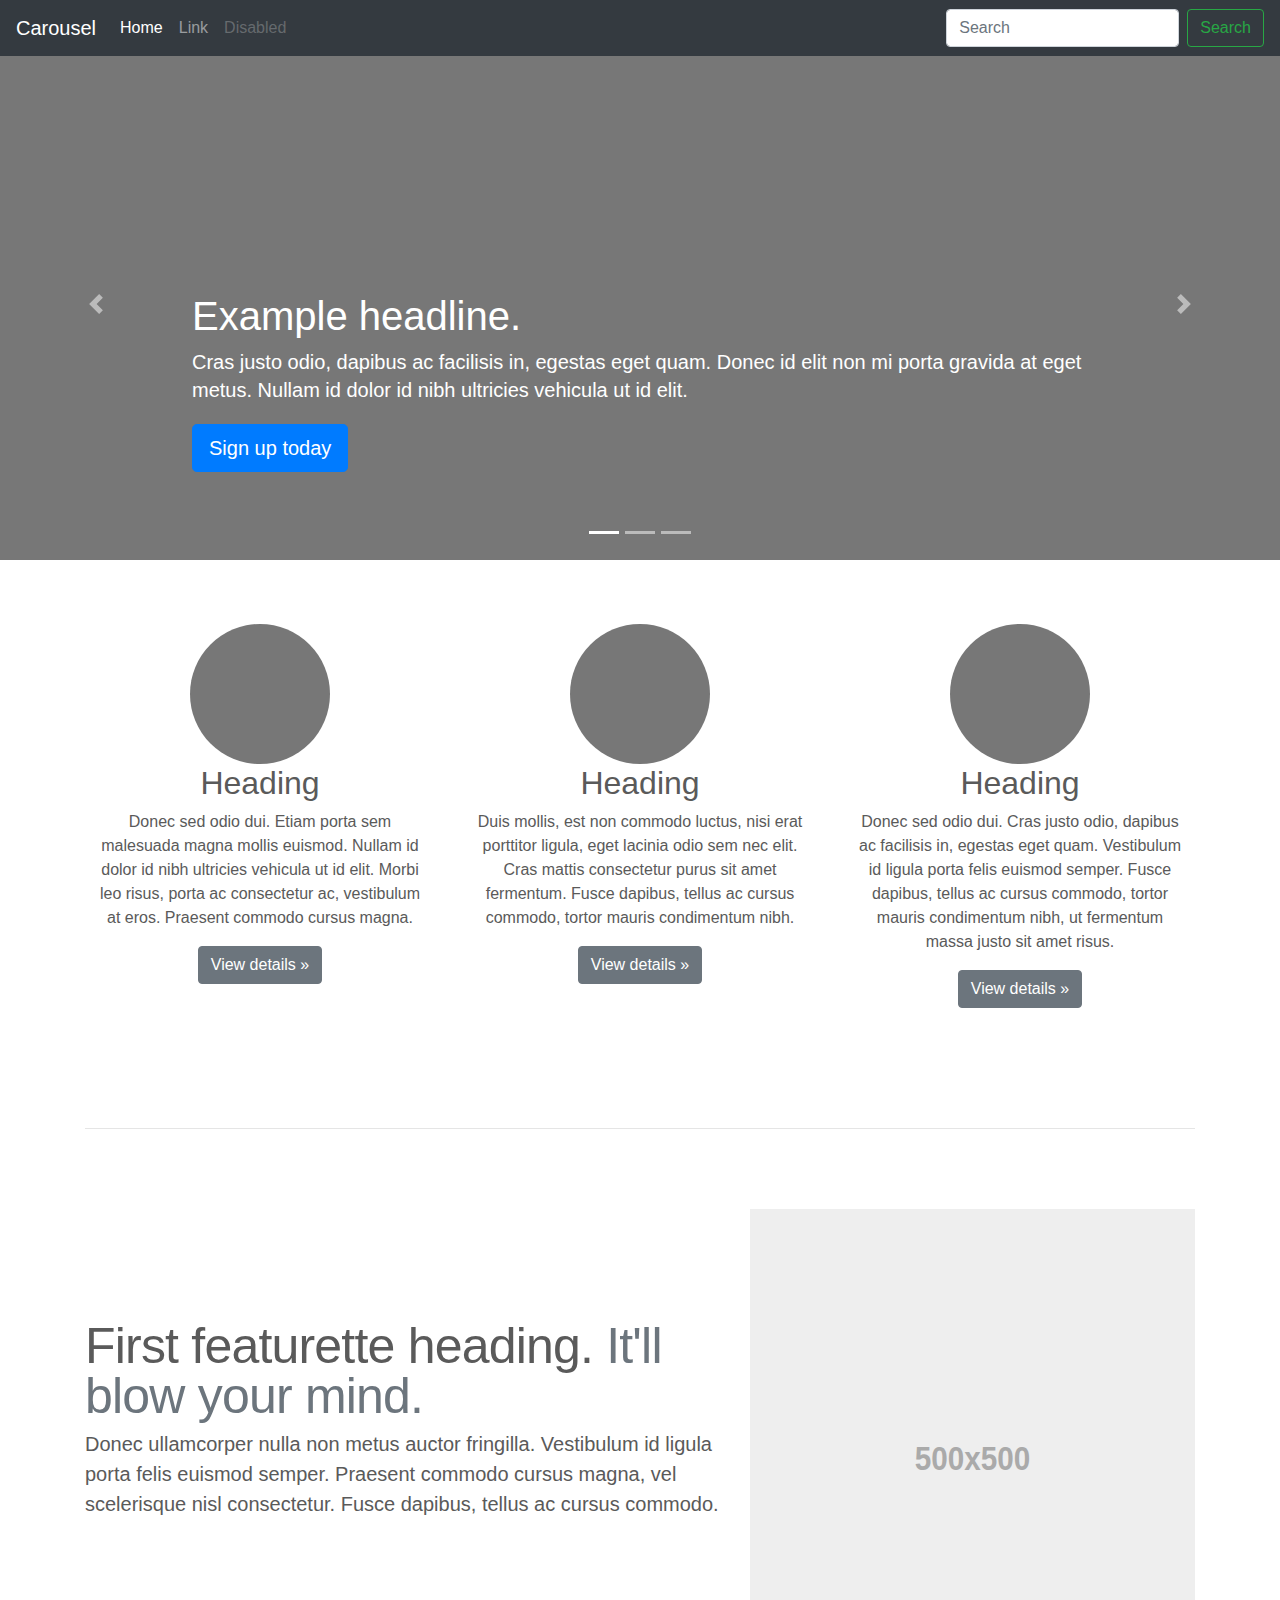
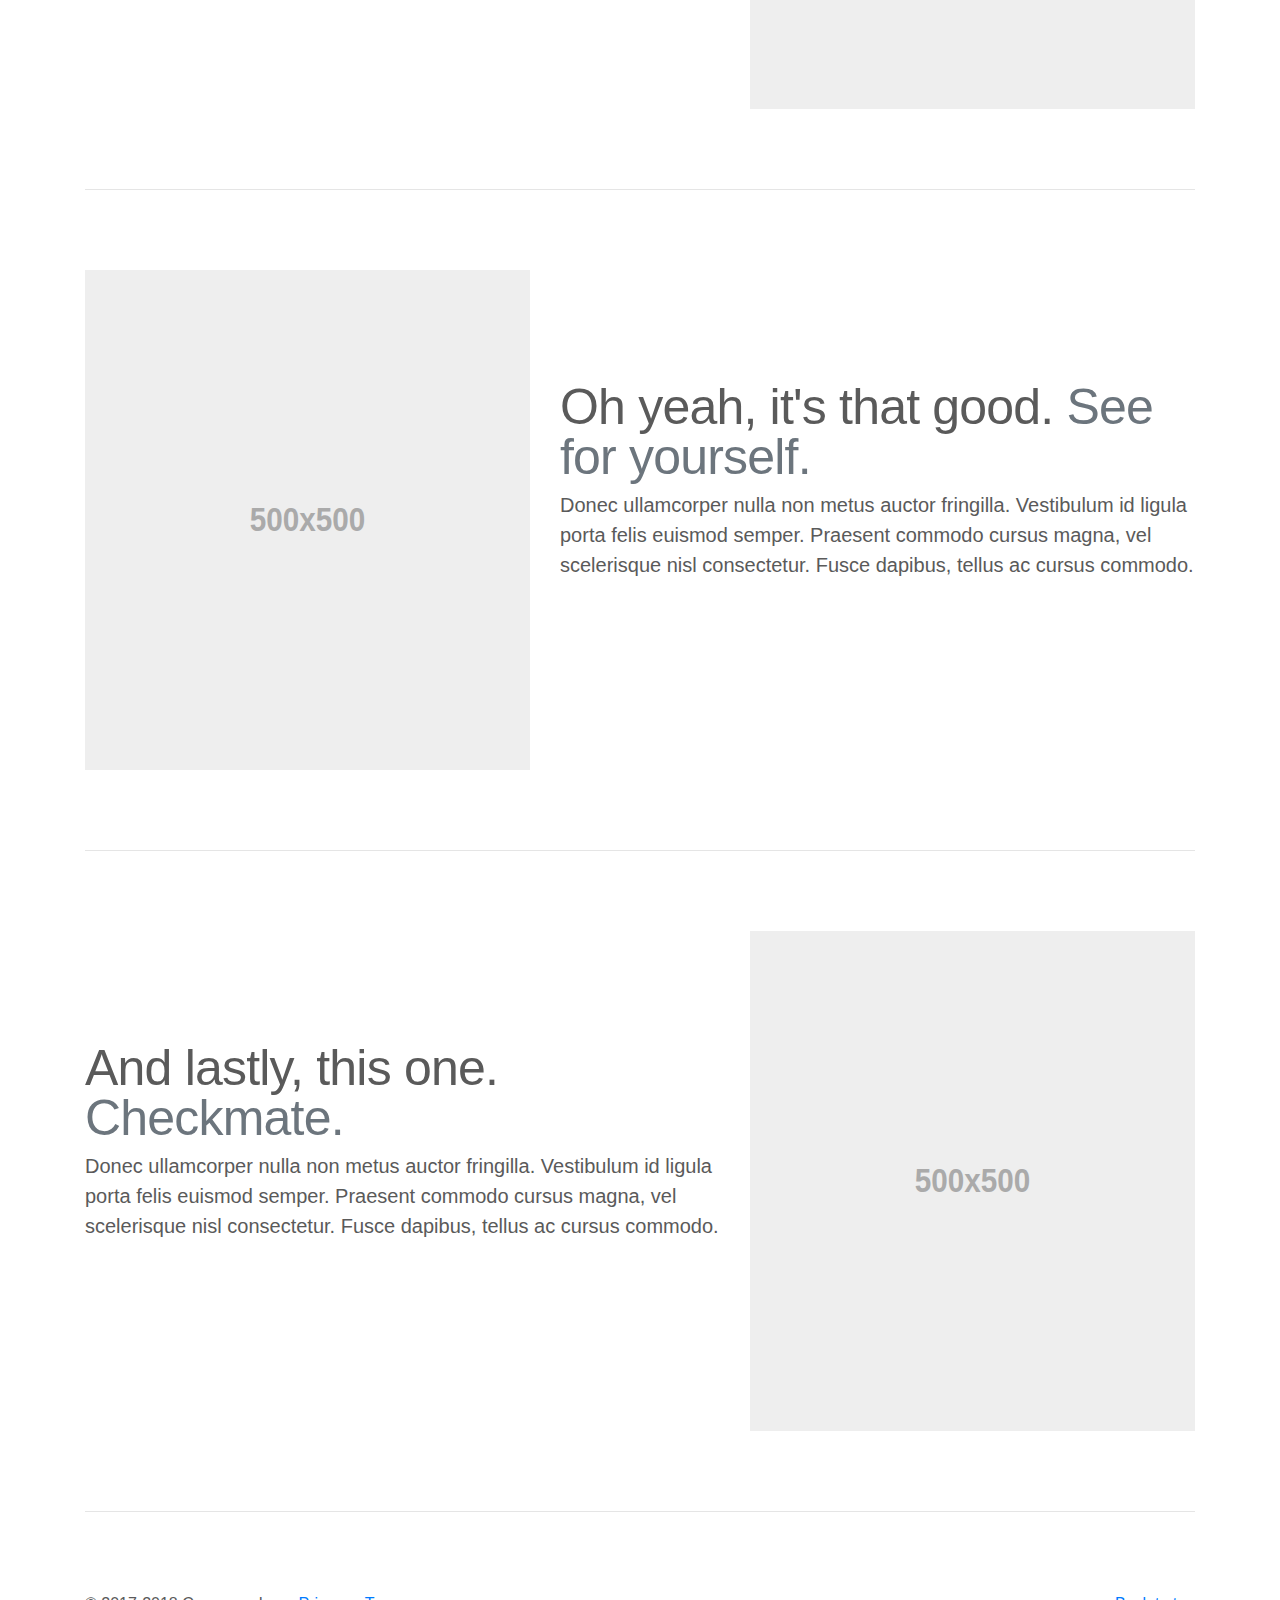
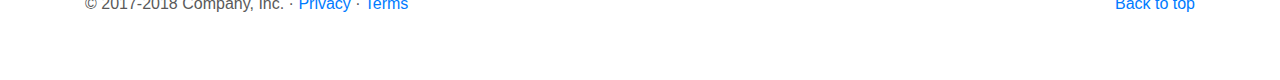
<file: lib/bootstrap-4.0.0/docs/4.0/examples/carousel/index.html>
<!doctype html>
<html lang="en">
  <head>
    <meta charset="utf-8">
    <meta name="viewport" content="width=device-width, initial-scale=1, shrink-to-fit=no">
    <meta name="description" content="">
    <meta name="author" content="">
    <link rel="icon" href="../../../../favicon.ico">

    <title>Carousel Template for Bootstrap</title>

    <!-- Bootstrap core CSS -->
    <link href="../../../../dist/css/bootstrap.min.css" rel="stylesheet">

    <!-- Custom styles for this template -->
    <link href="carousel.css" rel="stylesheet">
  </head>
  <body>

    <header>
      <nav class="navbar navbar-expand-md navbar-dark fixed-top bg-dark">
        <a class="navbar-brand" href="#">Carousel</a>
        <button class="navbar-toggler" type="button" data-toggle="collapse" data-target="#navbarCollapse" aria-controls="navbarCollapse" aria-expanded="false" aria-label="Toggle navigation">
          <span class="navbar-toggler-icon"></span>
        </button>
        <div class="collapse navbar-collapse" id="navbarCollapse">
          <ul class="navbar-nav mr-auto">
            <li class="nav-item active">
              <a class="nav-link" href="#">Home <span class="sr-only">(current)</span></a>
            </li>
            <li class="nav-item">
              <a class="nav-link" href="#">Link</a>
            </li>
            <li class="nav-item">
              <a class="nav-link disabled" href="#">Disabled</a>
            </li>
          </ul>
          <form class="form-inline mt-2 mt-md-0">
            <input class="form-control mr-sm-2" type="text" placeholder="Search" aria-label="Search">
            <button class="btn btn-outline-success my-2 my-sm-0" type="submit">Search</button>
          </form>
        </div>
      </nav>
    </header>

    <main role="main">

      <div id="myCarousel" class="carousel slide" data-ride="carousel">
        <ol class="carousel-indicators">
          <li data-target="#myCarousel" data-slide-to="0" class="active"></li>
          <li data-target="#myCarousel" data-slide-to="1"></li>
          <li data-target="#myCarousel" data-slide-to="2"></li>
        </ol>
        <div class="carousel-inner">
          <div class="carousel-item active">
            <img class="first-slide" src="[data-uri]" alt="First slide">
            <div class="container">
              <div class="carousel-caption text-left">
                <h1>Example headline.</h1>
                <p>Cras justo odio, dapibus ac facilisis in, egestas eget quam. Donec id elit non mi porta gravida at eget metus. Nullam id dolor id nibh ultricies vehicula ut id elit.</p>
                <p><a class="btn btn-lg btn-primary" href="#" role="button">Sign up today</a></p>
              </div>
            </div>
          </div>
          <div class="carousel-item">
            <img class="second-slide" src="[data-uri]" alt="Second slide">
            <div class="container">
              <div class="carousel-caption">
                <h1>Another example headline.</h1>
                <p>Cras justo odio, dapibus ac facilisis in, egestas eget quam. Donec id elit non mi porta gravida at eget metus. Nullam id dolor id nibh ultricies vehicula ut id elit.</p>
                <p><a class="btn btn-lg btn-primary" href="#" role="button">Learn more</a></p>
              </div>
            </div>
          </div>
          <div class="carousel-item">
            <img class="third-slide" src="[data-uri]" alt="Third slide">
            <div class="container">
              <div class="carousel-caption text-right">
                <h1>One more for good measure.</h1>
                <p>Cras justo odio, dapibus ac facilisis in, egestas eget quam. Donec id elit non mi porta gravida at eget metus. Nullam id dolor id nibh ultricies vehicula ut id elit.</p>
                <p><a class="btn btn-lg btn-primary" href="#" role="button">Browse gallery</a></p>
              </div>
            </div>
          </div>
        </div>
        <a class="carousel-control-prev" href="#myCarousel" role="button" data-slide="prev">
          <span class="carousel-control-prev-icon" aria-hidden="true"></span>
          <span class="sr-only">Previous</span>
        </a>
        <a class="carousel-control-next" href="#myCarousel" role="button" data-slide="next">
          <span class="carousel-control-next-icon" aria-hidden="true"></span>
          <span class="sr-only">Next</span>
        </a>
      </div>


      <!-- Marketing messaging and featurettes
      ================================================== -->
      <!-- Wrap the rest of the page in another container to center all the content. -->

      <div class="container marketing">

        <!-- Three columns of text below the carousel -->
        <div class="row">
          <div class="col-lg-4">
            <img class="rounded-circle" src="[data-uri]" alt="Generic placeholder image" width="140" height="140">
            <h2>Heading</h2>
            <p>Donec sed odio dui. Etiam porta sem malesuada magna mollis euismod. Nullam id dolor id nibh ultricies vehicula ut id elit. Morbi leo risus, porta ac consectetur ac, vestibulum at eros. Praesent commodo cursus magna.</p>
            <p><a class="btn btn-secondary" href="#" role="button">View details &raquo;</a></p>
          </div><!-- /.col-lg-4 -->
          <div class="col-lg-4">
            <img class="rounded-circle" src="[data-uri]" alt="Generic placeholder image" width="140" height="140">
            <h2>Heading</h2>
            <p>Duis mollis, est non commodo luctus, nisi erat porttitor ligula, eget lacinia odio sem nec elit. Cras mattis consectetur purus sit amet fermentum. Fusce dapibus, tellus ac cursus commodo, tortor mauris condimentum nibh.</p>
            <p><a class="btn btn-secondary" href="#" role="button">View details &raquo;</a></p>
          </div><!-- /.col-lg-4 -->
          <div class="col-lg-4">
            <img class="rounded-circle" src="[data-uri]" alt="Generic placeholder image" width="140" height="140">
            <h2>Heading</h2>
            <p>Donec sed odio dui. Cras justo odio, dapibus ac facilisis in, egestas eget quam. Vestibulum id ligula porta felis euismod semper. Fusce dapibus, tellus ac cursus commodo, tortor mauris condimentum nibh, ut fermentum massa justo sit amet risus.</p>
            <p><a class="btn btn-secondary" href="#" role="button">View details &raquo;</a></p>
          </div><!-- /.col-lg-4 -->
        </div><!-- /.row -->


        <!-- START THE FEATURETTES -->

        <hr class="featurette-divider">

        <div class="row featurette">
          <div class="col-md-7">
            <h2 class="featurette-heading">First featurette heading. <span class="text-muted">It'll blow your mind.</span></h2>
            <p class="lead">Donec ullamcorper nulla non metus auctor fringilla. Vestibulum id ligula porta felis euismod semper. Praesent commodo cursus magna, vel scelerisque nisl consectetur. Fusce dapibus, tellus ac cursus commodo.</p>
          </div>
          <div class="col-md-5">
            <img class="featurette-image img-fluid mx-auto" data-src="holder.js/500x500/auto" alt="Generic placeholder image">
          </div>
        </div>

        <hr class="featurette-divider">

        <div class="row featurette">
          <div class="col-md-7 order-md-2">
            <h2 class="featurette-heading">Oh yeah, it's that good. <span class="text-muted">See for yourself.</span></h2>
            <p class="lead">Donec ullamcorper nulla non metus auctor fringilla. Vestibulum id ligula porta felis euismod semper. Praesent commodo cursus magna, vel scelerisque nisl consectetur. Fusce dapibus, tellus ac cursus commodo.</p>
          </div>
          <div class="col-md-5 order-md-1">
            <img class="featurette-image img-fluid mx-auto" data-src="holder.js/500x500/auto" alt="Generic placeholder image">
          </div>
        </div>

        <hr class="featurette-divider">

        <div class="row featurette">
          <div class="col-md-7">
            <h2 class="featurette-heading">And lastly, this one. <span class="text-muted">Checkmate.</span></h2>
            <p class="lead">Donec ullamcorper nulla non metus auctor fringilla. Vestibulum id ligula porta felis euismod semper. Praesent commodo cursus magna, vel scelerisque nisl consectetur. Fusce dapibus, tellus ac cursus commodo.</p>
          </div>
          <div class="col-md-5">
            <img class="featurette-image img-fluid mx-auto" data-src="holder.js/500x500/auto" alt="Generic placeholder image">
          </div>
        </div>

        <hr class="featurette-divider">

        <!-- /END THE FEATURETTES -->

      </div><!-- /.container -->


      <!-- FOOTER -->
      <footer class="container">
        <p class="float-right"><a href="#">Back to top</a></p>
        <p>&copy; 2017-2018 Company, Inc. &middot; <a href="#">Privacy</a> &middot; <a href="#">Terms</a></p>
      </footer>
    </main>

    <!-- Bootstrap core JavaScript
    ================================================== -->
    <!-- Placed at the end of the document so the pages load faster -->
    <script src="https://code.jquery.com/jquery-3.2.1.slim.min.js" integrity="sha384-KJ3o2DKtIkvYIK3UENzmM7KCkRr/rE9/Qpg6aAZGJwFDMVNA/GpGFF93hXpG5KkN" crossorigin="anonymous"></script>
    <script>window.jQuery || document.write('<script src="../../../../assets/js/vendor/jquery-slim.min.js"><\/script>')</script>
    <script src="../../../../assets/js/vendor/popper.min.js"></script>
    <script src="../../../../dist/js/bootstrap.min.js"></script>
    <!-- Just to make our placeholder images work. Don't actually copy the next line! -->
    <script src="../../../../assets/js/vendor/holder.min.js"></script>
  </body>
</html>
</file>
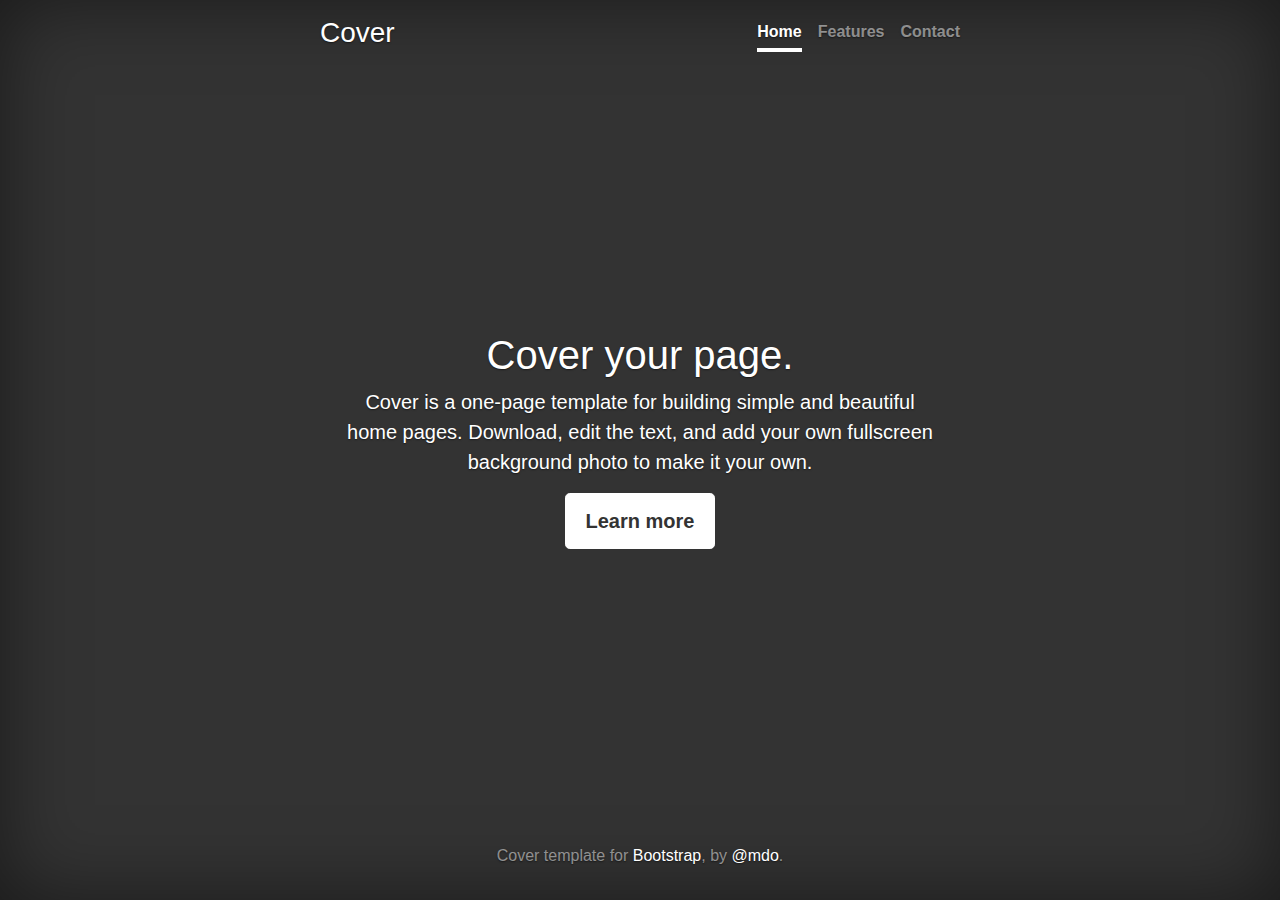
<file: lib/bootstrap-4.0.0/docs/4.0/examples/cover/index.html>
<!doctype html>
<html lang="en">
  <head>
    <meta charset="utf-8">
    <meta name="viewport" content="width=device-width, initial-scale=1, shrink-to-fit=no">
    <meta name="description" content="">
    <meta name="author" content="">
    <link rel="icon" href="../../../../favicon.ico">

    <title>Cover Template for Bootstrap</title>

    <!-- Bootstrap core CSS -->
    <link href="../../../../dist/css/bootstrap.min.css" rel="stylesheet">

    <!-- Custom styles for this template -->
    <link href="cover.css" rel="stylesheet">
  </head>

  <body class="text-center">

    <div class="cover-container d-flex h-100 p-3 mx-auto flex-column">
      <header class="masthead mb-auto">
        <div class="inner">
          <h3 class="masthead-brand">Cover</h3>
          <nav class="nav nav-masthead justify-content-center">
            <a class="nav-link active" href="#">Home</a>
            <a class="nav-link" href="#">Features</a>
            <a class="nav-link" href="#">Contact</a>
          </nav>
        </div>
      </header>

      <main role="main" class="inner cover">
        <h1 class="cover-heading">Cover your page.</h1>
        <p class="lead">Cover is a one-page template for building simple and beautiful home pages. Download, edit the text, and add your own fullscreen background photo to make it your own.</p>
        <p class="lead">
          <a href="#" class="btn btn-lg btn-secondary">Learn more</a>
        </p>
      </main>

      <footer class="mastfoot mt-auto">
        <div class="inner">
          <p>Cover template for <a href="https://getbootstrap.com/">Bootstrap</a>, by <a href="https://twitter.com/mdo">@mdo</a>.</p>
        </div>
      </footer>
    </div>


    <!-- Bootstrap core JavaScript
    ================================================== -->
    <!-- Placed at the end of the document so the pages load faster -->
    <script src="https://code.jquery.com/jquery-3.2.1.slim.min.js" integrity="sha384-KJ3o2DKtIkvYIK3UENzmM7KCkRr/rE9/Qpg6aAZGJwFDMVNA/GpGFF93hXpG5KkN" crossorigin="anonymous"></script>
    <script>window.jQuery || document.write('<script src="../../../../assets/js/vendor/jquery-slim.min.js"><\/script>')</script>
    <script src="../../../../assets/js/vendor/popper.min.js"></script>
    <script src="../../../../dist/js/bootstrap.min.js"></script>
  </body>
</html>
</file>
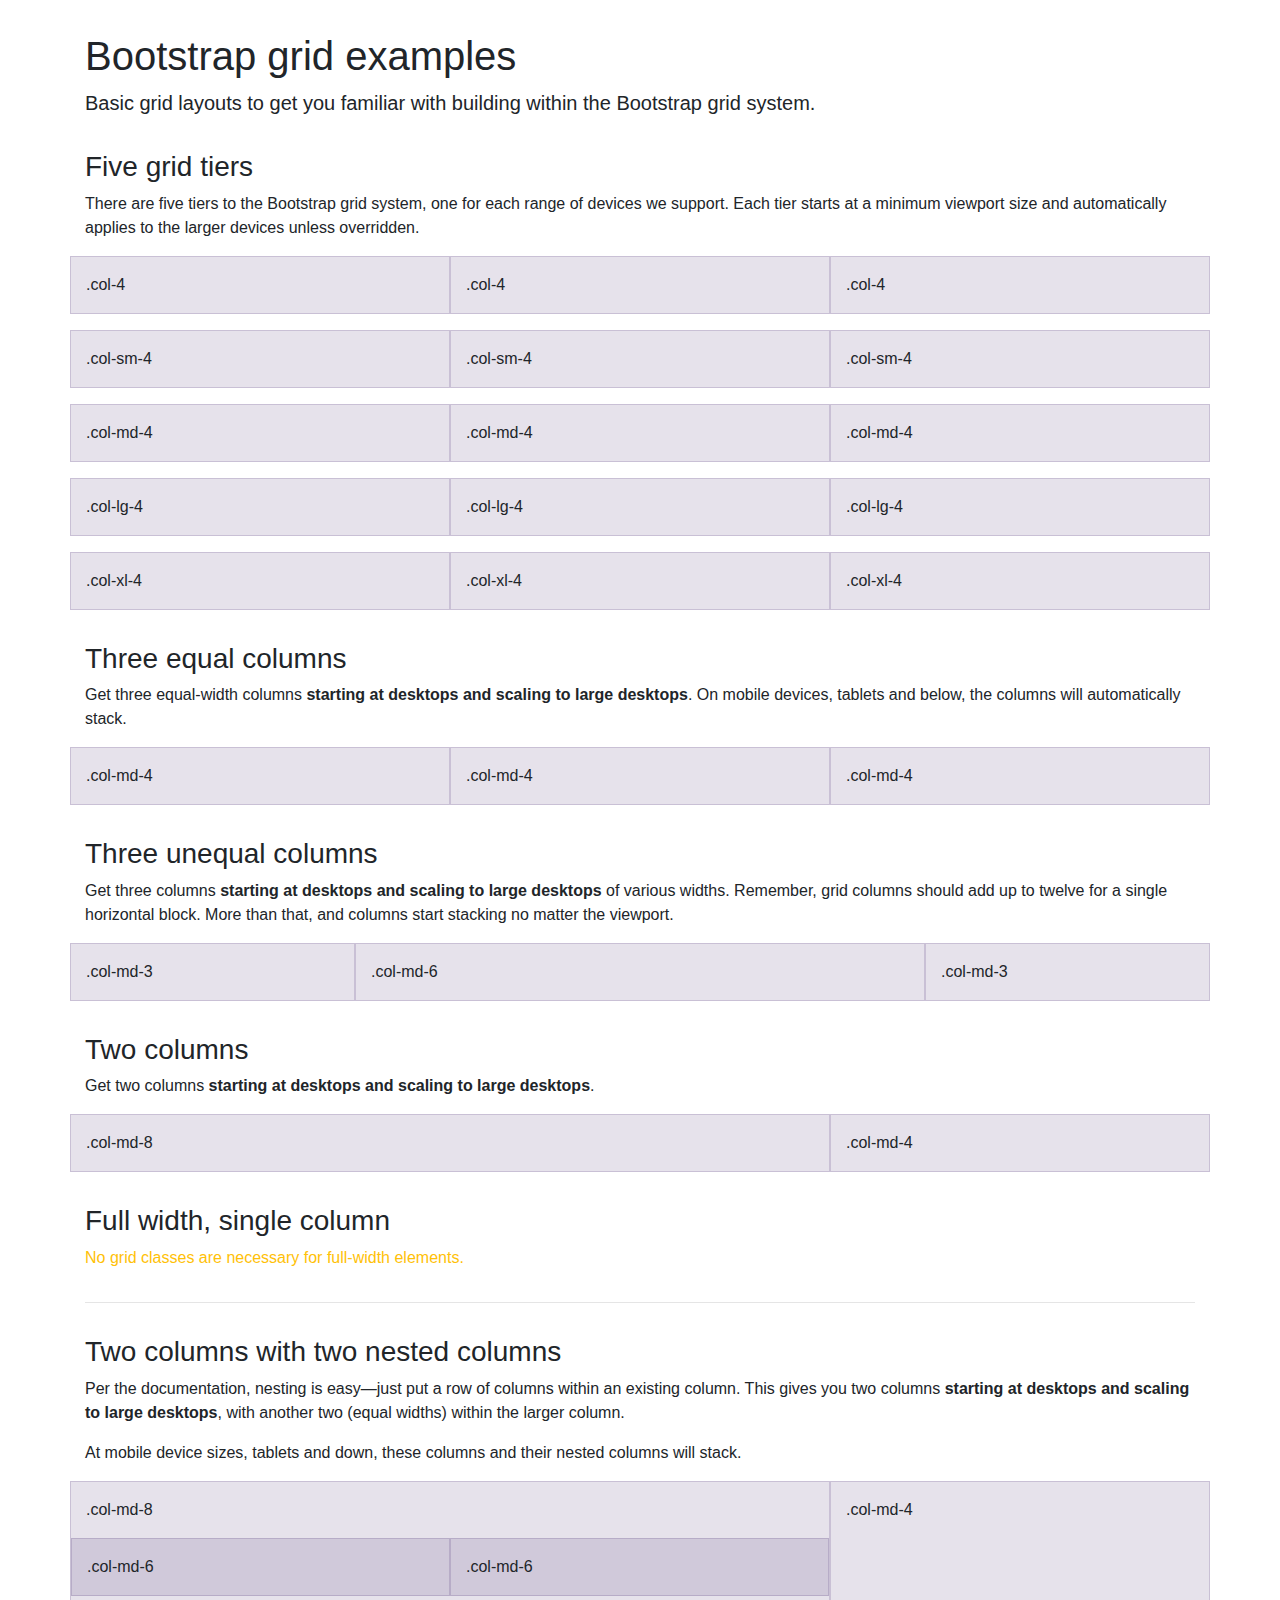
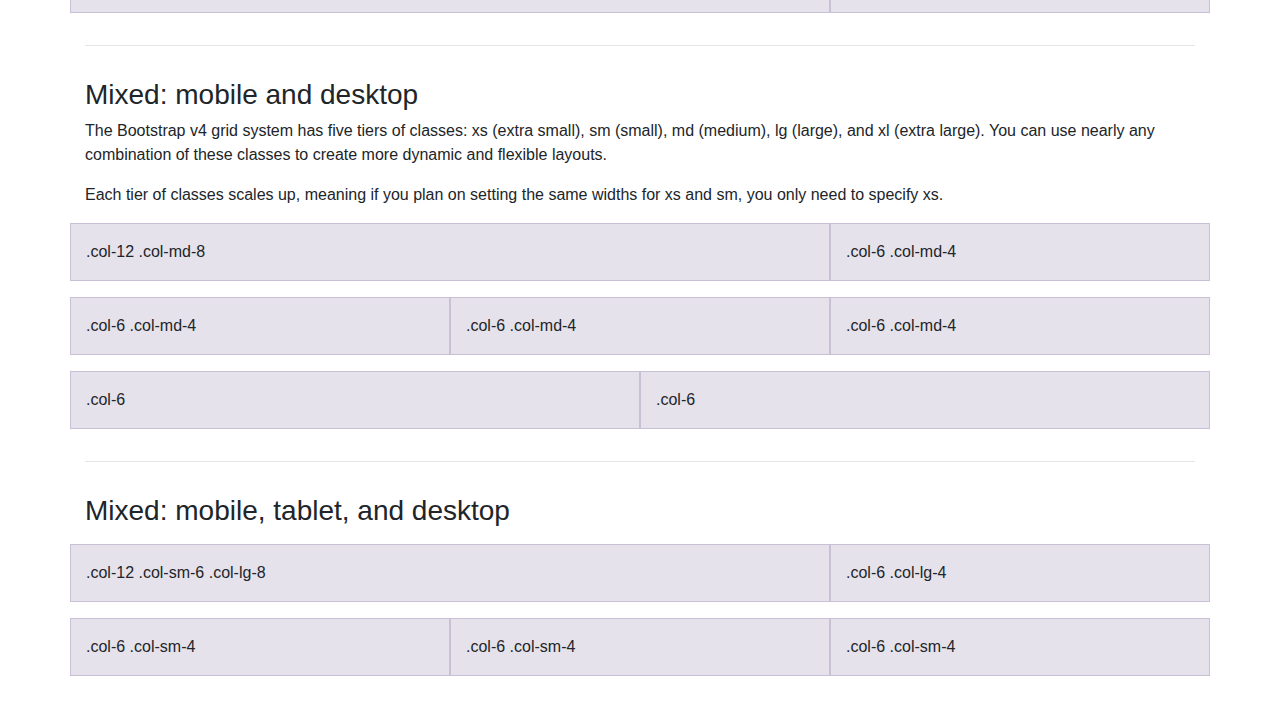
<file: lib/bootstrap-4.0.0/docs/4.0/examples/grid/index.html>
<!doctype html>
<html lang="en">
  <head>
    <meta charset="utf-8">
    <meta name="viewport" content="width=device-width, initial-scale=1, shrink-to-fit=no">
    <meta name="description" content="">
    <meta name="author" content="">
    <link rel="icon" href="../../../../favicon.ico">

    <title>Grid Template for Bootstrap</title>

    <!-- Bootstrap core CSS -->
    <link href="../../../../dist/css/bootstrap.min.css" rel="stylesheet">

    <!-- Custom styles for this template -->
    <link href="grid.css" rel="stylesheet">
  </head>

  <body>
    <div class="container">

      <h1>Bootstrap grid examples</h1>
      <p class="lead">Basic grid layouts to get you familiar with building within the Bootstrap grid system.</p>

      <h3>Five grid tiers</h3>
      <p>There are five tiers to the Bootstrap grid system, one for each range of devices we support. Each tier starts at a minimum viewport size and automatically applies to the larger devices unless overridden.</p>

      <div class="row">
        <div class="col-4">.col-4</div>
        <div class="col-4">.col-4</div>
        <div class="col-4">.col-4</div>
      </div>

      <div class="row">
        <div class="col-sm-4">.col-sm-4</div>
        <div class="col-sm-4">.col-sm-4</div>
        <div class="col-sm-4">.col-sm-4</div>
      </div>

      <div class="row">
        <div class="col-md-4">.col-md-4</div>
        <div class="col-md-4">.col-md-4</div>
        <div class="col-md-4">.col-md-4</div>
      </div>

      <div class="row">
        <div class="col-lg-4">.col-lg-4</div>
        <div class="col-lg-4">.col-lg-4</div>
        <div class="col-lg-4">.col-lg-4</div>
      </div>

      <div class="row">
        <div class="col-xl-4">.col-xl-4</div>
        <div class="col-xl-4">.col-xl-4</div>
        <div class="col-xl-4">.col-xl-4</div>
      </div>

      <h3>Three equal columns</h3>
      <p>Get three equal-width columns <strong>starting at desktops and scaling to large desktops</strong>. On mobile devices, tablets and below, the columns will automatically stack.</p>
      <div class="row">
        <div class="col-md-4">.col-md-4</div>
        <div class="col-md-4">.col-md-4</div>
        <div class="col-md-4">.col-md-4</div>
      </div>

      <h3>Three unequal columns</h3>
      <p>Get three columns <strong>starting at desktops and scaling to large desktops</strong> of various widths. Remember, grid columns should add up to twelve for a single horizontal block. More than that, and columns start stacking no matter the viewport.</p>
      <div class="row">
        <div class="col-md-3">.col-md-3</div>
        <div class="col-md-6">.col-md-6</div>
        <div class="col-md-3">.col-md-3</div>
      </div>

      <h3>Two columns</h3>
      <p>Get two columns <strong>starting at desktops and scaling to large desktops</strong>.</p>
      <div class="row">
        <div class="col-md-8">.col-md-8</div>
        <div class="col-md-4">.col-md-4</div>
      </div>

      <h3>Full width, single column</h3>
      <p class="text-warning">No grid classes are necessary for full-width elements.</p>

      <hr>

      <h3>Two columns with two nested columns</h3>
      <p>Per the documentation, nesting is easy—just put a row of columns within an existing column. This gives you two columns <strong>starting at desktops and scaling to large desktops</strong>, with another two (equal widths) within the larger column.</p>
      <p>At mobile device sizes, tablets and down, these columns and their nested columns will stack.</p>
      <div class="row">
        <div class="col-md-8">
          .col-md-8
          <div class="row">
            <div class="col-md-6">.col-md-6</div>
            <div class="col-md-6">.col-md-6</div>
          </div>
        </div>
        <div class="col-md-4">.col-md-4</div>
      </div>

      <hr>

      <h3>Mixed: mobile and desktop</h3>
      <p>The Bootstrap v4 grid system has five tiers of classes: xs (extra small), sm (small), md (medium), lg (large), and xl (extra large). You can use nearly any combination of these classes to create more dynamic and flexible layouts.</p>
      <p>Each tier of classes scales up, meaning if you plan on setting the same widths for xs and sm, you only need to specify xs.</p>
      <div class="row">
        <div class="col-12 col-md-8">.col-12 .col-md-8</div>
        <div class="col-6 col-md-4">.col-6 .col-md-4</div>
      </div>
      <div class="row">
        <div class="col-6 col-md-4">.col-6 .col-md-4</div>
        <div class="col-6 col-md-4">.col-6 .col-md-4</div>
        <div class="col-6 col-md-4">.col-6 .col-md-4</div>
      </div>
      <div class="row">
        <div class="col-6">.col-6</div>
        <div class="col-6">.col-6</div>
      </div>

      <hr>

      <h3>Mixed: mobile, tablet, and desktop</h3>
      <p></p>
      <div class="row">
        <div class="col-12 col-sm-6 col-lg-8">.col-12 .col-sm-6 .col-lg-8</div>
        <div class="col-6 col-lg-4">.col-6 .col-lg-4</div>
      </div>
      <div class="row">
        <div class="col-6 col-sm-4">.col-6 .col-sm-4</div>
        <div class="col-6 col-sm-4">.col-6 .col-sm-4</div>
        <div class="col-6 col-sm-4">.col-6 .col-sm-4</div>
      </div>

    </div> <!-- /container -->
  </body>
</html>
</file>
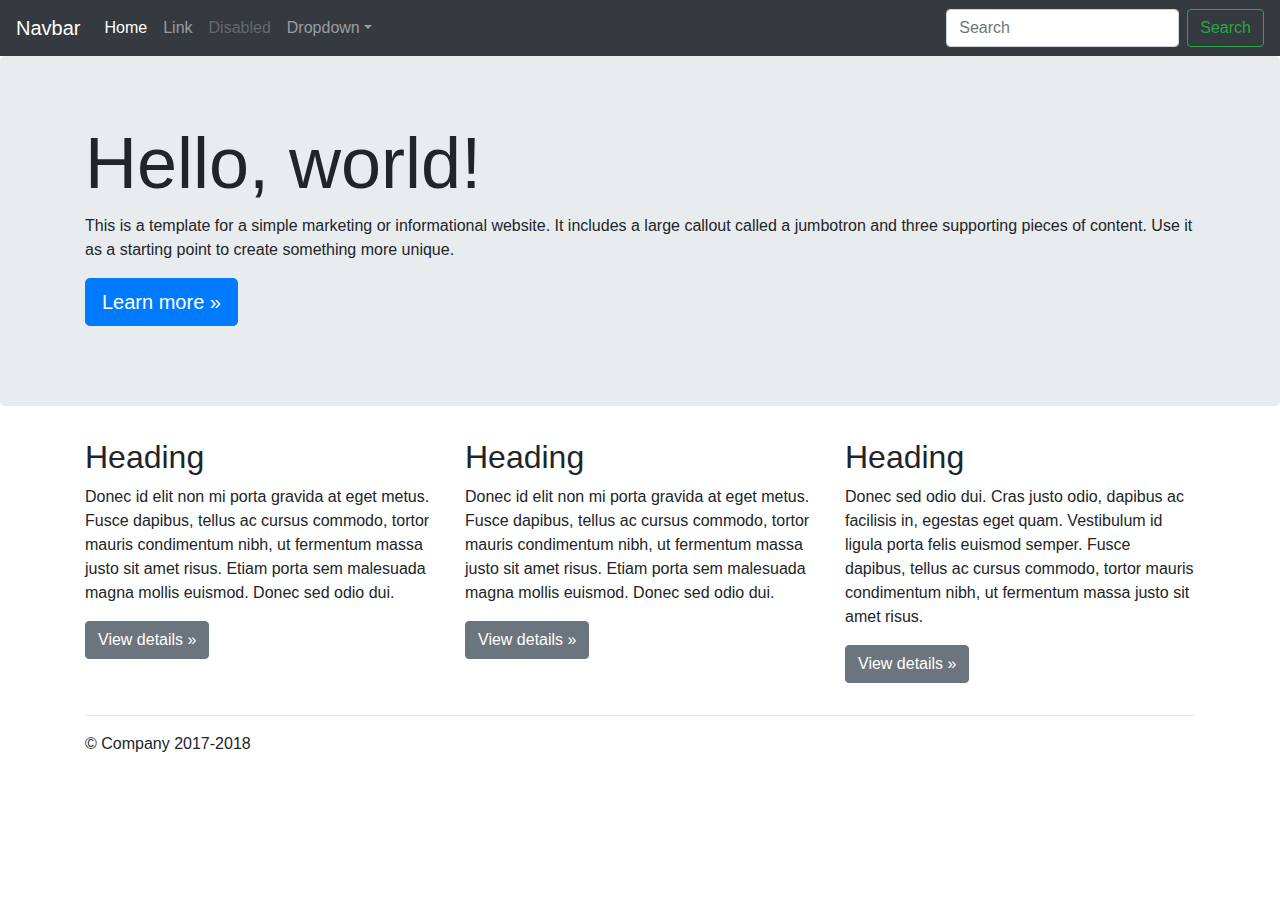
<file: lib/bootstrap-4.0.0/docs/4.0/examples/jumbotron/index.html>
<!doctype html>
<html lang="en">
  <head>
    <meta charset="utf-8">
    <meta name="viewport" content="width=device-width, initial-scale=1, shrink-to-fit=no">
    <meta name="description" content="">
    <meta name="author" content="">
    <link rel="icon" href="../../../../favicon.ico">

    <title>Jumbotron Template for Bootstrap</title>

    <!-- Bootstrap core CSS -->
    <link href="../../../../dist/css/bootstrap.min.css" rel="stylesheet">

    <!-- Custom styles for this template -->
    <link href="jumbotron.css" rel="stylesheet">
  </head>

  <body>

    <nav class="navbar navbar-expand-md navbar-dark fixed-top bg-dark">
      <a class="navbar-brand" href="#">Navbar</a>
      <button class="navbar-toggler" type="button" data-toggle="collapse" data-target="#navbarsExampleDefault" aria-controls="navbarsExampleDefault" aria-expanded="false" aria-label="Toggle navigation">
        <span class="navbar-toggler-icon"></span>
      </button>

      <div class="collapse navbar-collapse" id="navbarsExampleDefault">
        <ul class="navbar-nav mr-auto">
          <li class="nav-item active">
            <a class="nav-link" href="#">Home <span class="sr-only">(current)</span></a>
          </li>
          <li class="nav-item">
            <a class="nav-link" href="#">Link</a>
          </li>
          <li class="nav-item">
            <a class="nav-link disabled" href="#">Disabled</a>
          </li>
          <li class="nav-item dropdown">
            <a class="nav-link dropdown-toggle" href="http://example.com" id="dropdown01" data-toggle="dropdown" aria-haspopup="true" aria-expanded="false">Dropdown</a>
            <div class="dropdown-menu" aria-labelledby="dropdown01">
              <a class="dropdown-item" href="#">Action</a>
              <a class="dropdown-item" href="#">Another action</a>
              <a class="dropdown-item" href="#">Something else here</a>
            </div>
          </li>
        </ul>
        <form class="form-inline my-2 my-lg-0">
          <input class="form-control mr-sm-2" type="text" placeholder="Search" aria-label="Search">
          <button class="btn btn-outline-success my-2 my-sm-0" type="submit">Search</button>
        </form>
      </div>
    </nav>

    <main role="main">

      <!-- Main jumbotron for a primary marketing message or call to action -->
      <div class="jumbotron">
        <div class="container">
          <h1 class="display-3">Hello, world!</h1>
          <p>This is a template for a simple marketing or informational website. It includes a large callout called a jumbotron and three supporting pieces of content. Use it as a starting point to create something more unique.</p>
          <p><a class="btn btn-primary btn-lg" href="#" role="button">Learn more &raquo;</a></p>
        </div>
      </div>

      <div class="container">
        <!-- Example row of columns -->
        <div class="row">
          <div class="col-md-4">
            <h2>Heading</h2>
            <p>Donec id elit non mi porta gravida at eget metus. Fusce dapibus, tellus ac cursus commodo, tortor mauris condimentum nibh, ut fermentum massa justo sit amet risus. Etiam porta sem malesuada magna mollis euismod. Donec sed odio dui. </p>
            <p><a class="btn btn-secondary" href="#" role="button">View details &raquo;</a></p>
          </div>
          <div class="col-md-4">
            <h2>Heading</h2>
            <p>Donec id elit non mi porta gravida at eget metus. Fusce dapibus, tellus ac cursus commodo, tortor mauris condimentum nibh, ut fermentum massa justo sit amet risus. Etiam porta sem malesuada magna mollis euismod. Donec sed odio dui. </p>
            <p><a class="btn btn-secondary" href="#" role="button">View details &raquo;</a></p>
          </div>
          <div class="col-md-4">
            <h2>Heading</h2>
            <p>Donec sed odio dui. Cras justo odio, dapibus ac facilisis in, egestas eget quam. Vestibulum id ligula porta felis euismod semper. Fusce dapibus, tellus ac cursus commodo, tortor mauris condimentum nibh, ut fermentum massa justo sit amet risus.</p>
            <p><a class="btn btn-secondary" href="#" role="button">View details &raquo;</a></p>
          </div>
        </div>

        <hr>

      </div> <!-- /container -->

    </main>

    <footer class="container">
      <p>&copy; Company 2017-2018</p>
    </footer>

    <!-- Bootstrap core JavaScript
    ================================================== -->
    <!-- Placed at the end of the document so the pages load faster -->
    <script src="https://code.jquery.com/jquery-3.2.1.slim.min.js" integrity="sha384-KJ3o2DKtIkvYIK3UENzmM7KCkRr/rE9/Qpg6aAZGJwFDMVNA/GpGFF93hXpG5KkN" crossorigin="anonymous"></script>
    <script>window.jQuery || document.write('<script src="../../../../assets/js/vendor/jquery-slim.min.js"><\/script>')</script>
    <script src="../../../../assets/js/vendor/popper.min.js"></script>
    <script src="../../../../dist/js/bootstrap.min.js"></script>
  </body>
</html>
</file>
<file: css/style.css>
/*
Theme Name: Sale themes wordpress - best in design website for you
Theme URI: https://salethemeswp.com
Author: Drjoy VN
Author URI: https://drjoy.vn/
Description: Consulting and designing websites, selling cheap website interfaces
Version: v1.0
Text Domain: hongtq_dev
Domain Path: /languages/
Tags: salethemeswp@gmail.com,
*/

@font-face{font-family:'Lato';font-style:italic;font-weight:100;font-display:swap;src:local('Lato Hairline Italic'), local('Lato-HairlineItalic'), url('fonts/S6u-w4BMUTPHjxsIPx-mPCLQ7A.woff2') format('woff2');unicode-range:U+0100-024F, U+0259, U+1E00-1EFF, U+2020, U+20A0-20AB, U+20AD-20CF, U+2113, U+2C60-2C7F, U+A720-A7FF;}@font-face{font-family:'Lato';font-style:italic;font-weight:100;font-display:swap;src:local('Lato Hairline Italic'), local('Lato-HairlineItalic'), url('fonts/S6u-w4BMUTPHjxsIPx-oPCI.woff2') format('woff2');unicode-range:U+0000-00FF, U+0131, U+0152-0153, U+02BB-02BC, U+02C6, U+02DA, U+02DC, U+2000-206F, U+2074, U+20AC, U+2122, U+2191, U+2193, U+2212, U+2215, U+FEFF, U+FFFD;}@font-face{font-family:'Lato';font-style:italic;font-weight:300;font-display:swap;src:local('Lato Light Italic'), local('Lato-LightItalic'), url('fonts/S6u_w4BMUTPHjxsI9w2_FQft1dw.woff2') format('woff2');unicode-range:U+0100-024F, U+0259, U+1E00-1EFF, U+2020, U+20A0-20AB, U+20AD-20CF, U+2113, U+2C60-2C7F, U+A720-A7FF;}@font-face{font-family:'Lato';font-style:italic;font-weight:300;font-display:swap;src:local('Lato Light Italic'), local('Lato-LightItalic'), url('fonts/S6u_w4BMUTPHjxsI9w2_Gwft.woff2') format('woff2');unicode-range:U+0000-00FF, U+0131, U+0152-0153, U+02BB-02BC, U+02C6, U+02DA, U+02DC, U+2000-206F, U+2074, U+20AC, U+2122, U+2191, U+2193, U+2212, U+2215, U+FEFF, U+FFFD;}@font-face{font-family:'Lato';font-style:italic;font-weight:400;font-display:swap;src:local('Lato Italic'), local('Lato-Italic'), url('fonts/S6u8w4BMUTPHjxsAUi-qJCY.woff2') format('woff2');unicode-range:U+0100-024F, U+0259, U+1E00-1EFF, U+2020, U+20A0-20AB, U+20AD-20CF, U+2113, U+2C60-2C7F, U+A720-A7FF;}@font-face{font-family:'Lato';font-style:italic;font-weight:400;font-display:swap;src:local('Lato Italic'), local('Lato-Italic'), url('fonts/S6u8w4BMUTPHjxsAXC-q.woff2') format('woff2');unicode-range:U+0000-00FF, U+0131, U+0152-0153, U+02BB-02BC, U+02C6, U+02DA, U+02DC, U+2000-206F, U+2074, U+20AC, U+2122, U+2191, U+2193, U+2212, U+2215, U+FEFF, U+FFFD;}@font-face{font-family:'Lato';font-style:italic;font-weight:700;font-display:swap;src:local('Lato Bold Italic'), local('Lato-BoldItalic'), url('fonts/S6u_w4BMUTPHjxsI5wq_FQft1dw.woff2') format('woff2');unicode-range:U+0100-024F, U+0259, U+1E00-1EFF, U+2020, U+20A0-20AB, U+20AD-20CF, U+2113, U+2C60-2C7F, U+A720-A7FF;}@font-face{font-family:'Lato';font-style:italic;font-weight:700;font-display:swap;src:local('Lato Bold Italic'), local('Lato-BoldItalic'), url('fonts/S6u_w4BMUTPHjxsI5wq_Gwft.woff2') format('woff2');unicode-range:U+0000-00FF, U+0131, U+0152-0153, U+02BB-02BC, U+02C6, U+02DA, U+02DC, U+2000-206F, U+2074, U+20AC, U+2122, U+2191, U+2193, U+2212, U+2215, U+FEFF, U+FFFD;}@font-face{font-family:'Lato';font-style:italic;font-weight:900;font-display:swap;src:local('Lato Black Italic'), local('Lato-BlackItalic'), url('fonts/S6u_w4BMUTPHjxsI3wi_FQft1dw.woff2') format('woff2');unicode-range:U+0100-024F, U+0259, U+1E00-1EFF, U+2020, U+20A0-20AB, U+20AD-20CF, U+2113, U+2C60-2C7F, U+A720-A7FF;}@font-face{font-family:'Lato';font-style:italic;font-weight:900;font-display:swap;src:local('Lato Black Italic'), local('Lato-BlackItalic'), url('fonts/S6u_w4BMUTPHjxsI3wi_Gwft.woff2') format('woff2');unicode-range:U+0000-00FF, U+0131, U+0152-0153, U+02BB-02BC, U+02C6, U+02DA, U+02DC, U+2000-206F, U+2074, U+20AC, U+2122, U+2191, U+2193, U+2212, U+2215, U+FEFF, U+FFFD;}@font-face{font-family:'Lato';font-style:normal;font-weight:100;font-display:swap;src:local('Lato Hairline'), local('Lato-Hairline'), url('fonts/S6u8w4BMUTPHh30AUi-qJCY.woff2') format('woff2');unicode-range:U+0100-024F, U+0259, U+1E00-1EFF, U+2020, U+20A0-20AB, U+20AD-20CF, U+2113, U+2C60-2C7F, U+A720-A7FF;}@font-face{font-family:'Lato';font-style:normal;font-weight:100;font-display:swap;src:local('Lato Hairline'), local('Lato-Hairline'), url('fonts/S6u8w4BMUTPHh30AXC-q.woff2') format('woff2');unicode-range:U+0000-00FF, U+0131, U+0152-0153, U+02BB-02BC, U+02C6, U+02DA, U+02DC, U+2000-206F, U+2074, U+20AC, U+2122, U+2191, U+2193, U+2212, U+2215, U+FEFF, U+FFFD;}@font-face{font-family:'Lato';font-style:normal;font-weight:300;font-display:swap;src:local('Lato Light'), local('Lato-Light'), url('fonts/S6u9w4BMUTPHh7USSwaPGR_p.woff2') format('woff2');unicode-range:U+0100-024F, U+0259, U+1E00-1EFF, U+2020, U+20A0-20AB, U+20AD-20CF, U+2113, U+2C60-2C7F, U+A720-A7FF;}@font-face{font-family:'Lato';font-style:normal;font-weight:300;font-display:swap;src:local('Lato Light'), local('Lato-Light'), url('fonts/S6u9w4BMUTPHh7USSwiPGQ.woff2') format('woff2');unicode-range:U+0000-00FF, U+0131, U+0152-0153, U+02BB-02BC, U+02C6, U+02DA, U+02DC, U+2000-206F, U+2074, U+20AC, U+2122, U+2191, U+2193, U+2212, U+2215, U+FEFF, U+FFFD;}@font-face{font-family:'Lato';font-style:normal;font-weight:400;font-display:swap;src:local('Lato Regular'), local('Lato-Regular'), url('fonts/S6uyw4BMUTPHjxAwXjeu.woff2') format('woff2');unicode-range:U+0100-024F, U+0259, U+1E00-1EFF, U+2020, U+20A0-20AB, U+20AD-20CF, U+2113, U+2C60-2C7F, U+A720-A7FF;}@font-face{font-family:'Lato';font-style:normal;font-weight:400;font-display:swap;src:local('Lato Regular'), local('Lato-Regular'), url('fonts/S6uyw4BMUTPHjx4wXg.woff2') format('woff2');unicode-range:U+0000-00FF, U+0131, U+0152-0153, U+02BB-02BC, U+02C6, U+02DA, U+02DC, U+2000-206F, U+2074, U+20AC, U+2122, U+2191, U+2193, U+2212, U+2215, U+FEFF, U+FFFD;}@font-face{font-family:'Lato';font-style:normal;font-weight:700;font-display:swap;src:local('Lato Bold'), local('Lato-Bold'), url('fonts/S6u9w4BMUTPHh6UVSwaPGR_p.woff2') format('woff2');unicode-range:U+0100-024F, U+0259, U+1E00-1EFF, U+2020, U+20A0-20AB, U+20AD-20CF, U+2113, U+2C60-2C7F, U+A720-A7FF;}@font-face{font-family:'Lato';font-style:normal;font-weight:700;font-display:swap;src:local('Lato Bold'), local('Lato-Bold'), url('fonts/S6u9w4BMUTPHh6UVSwiPGQ.woff2') format('woff2');unicode-range:U+0000-00FF, U+0131, U+0152-0153, U+02BB-02BC, U+02C6, U+02DA, U+02DC, U+2000-206F, U+2074, U+20AC, U+2122, U+2191, U+2193, U+2212, U+2215, U+FEFF, U+FFFD;}@font-face{font-family:'Lato';font-style:normal;font-weight:900;font-display:swap;src:local('Lato Black'), local('Lato-Black'), url('fonts/S6u9w4BMUTPHh50XSwaPGR_p.woff2') format('woff2');unicode-range:U+0100-024F, U+0259, U+1E00-1EFF, U+2020, U+20A0-20AB, U+20AD-20CF, U+2113, U+2C60-2C7F, U+A720-A7FF;}@font-face{font-family:'Lato';font-style:normal;font-weight:900;font-display:swap;src:local('Lato Black'), local('Lato-Black'), url('fonts/S6u9w4BMUTPHh50XSwiPGQ.woff2') format('woff2');unicode-range:U+0000-00FF, U+0131, U+0152-0153, U+02BB-02BC, U+02C6, U+02DA, U+02DC, U+2000-206F, U+2074, U+20AC, U+2122, U+2191, U+2193, U+2212, U+2215, U+FEFF, U+FFFD;}*,*:focus,*:hover{outline:none;}
body {background: #000000; font-size: 14px;}
.main-color {color: #63b2bd;}
.main-content {background: #fff;}
.horizontal-line {background: #63b2bd; margin-top: 0.5rem; margin-bottom: 0.5rem; padding-left: 0.25rem; padding-right: 0.25rem; color: #000000;}
.fs-16 {font-size: 16px;}
.w80px {width: 80px;}
.w-md-200px {width: 200px;}
.vertical-align-top {vertical-align: top;}
table td {padding: 3px 5px;}

/* about me */
.about-info a, .about-info {color: #fff;}
.about-info .img-about-avatar {width: 150px; height: 150px; border-radius: 50%; margin: 0 auto; background-repeat: no-repeat; background-size: cover;}
.about-info ul {padding-inline-start: 1rem;}
.title-info {color: #ff7200; font-size: 22px; font-weight: bold;}

@media screen and (max-width: 992px) {
  .w-md-200px {width: 100px;}
}
</file>
<file: lib/bootstrap-4.0.0/docs/4.0/examples/album/album.css>
:root {
  --jumbotron-padding-y: 3rem;
}

.jumbotron {
  padding-top: var(--jumbotron-padding-y);
  padding-bottom: var(--jumbotron-padding-y);
  margin-bottom: 0;
  background-color: #fff;
}
@media (min-width: 768px) {
  .jumbotron {
    padding-top: calc(var(--jumbotron-padding-y) * 2);
    padding-bottom: calc(var(--jumbotron-padding-y) * 2);
  }
}

.jumbotron p:last-child {
  margin-bottom: 0;
}

.jumbotron-heading {
  font-weight: 300;
}

.jumbotron .container {
  max-width: 40rem;
}

footer {
  padding-top: 3rem;
  padding-bottom: 3rem;
}

footer p {
  margin-bottom: .25rem;
}

.box-shadow { box-shadow: 0 .25rem .75rem rgba(0, 0, 0, .05); }
</file>
<file: lib/bootstrap-4.0.0/docs/4.0/examples/blog/blog.css>
/* stylelint-disable selector-list-comma-newline-after */

.blog-header {
  line-height: 1;
  border-bottom: 1px solid #e5e5e5;
}

.blog-header-logo {
  font-family: "Playfair Display", Georgia, "Times New Roman", serif;
  font-size: 2.25rem;
}

.blog-header-logo:hover {
  text-decoration: none;
}

h1, h2, h3, h4, h5, h6 {
  font-family: "Playfair Display", Georgia, "Times New Roman", serif;
}

.display-4 {
  font-size: 2.5rem;
}
@media (min-width: 768px) {
  .display-4 {
    font-size: 3rem;
  }
}

.nav-scroller {
  position: relative;
  z-index: 2;
  height: 2.75rem;
  overflow-y: hidden;
}

.nav-scroller .nav {
  display: -webkit-box;
  display: -ms-flexbox;
  display: flex;
  -ms-flex-wrap: nowrap;
  flex-wrap: nowrap;
  padding-bottom: 1rem;
  margin-top: -1px;
  overflow-x: auto;
  text-align: center;
  white-space: nowrap;
  -webkit-overflow-scrolling: touch;
}

.nav-scroller .nav-link {
  padding-top: .75rem;
  padding-bottom: .75rem;
  font-size: .875rem;
}

.card-img-right {
  height: 100%;
  border-radius: 0 3px 3px 0;
}

.flex-auto {
  -ms-flex: 0 0 auto;
  -webkit-box-flex: 0;
  flex: 0 0 auto;
}

.h-250 { height: 250px; }
@media (min-width: 768px) {
  .h-md-250 { height: 250px; }
}

.border-top { border-top: 1px solid #e5e5e5; }
.border-bottom { border-bottom: 1px solid #e5e5e5; }

.box-shadow { box-shadow: 0 .25rem .75rem rgba(0, 0, 0, .05); }

/*
 * Blog name and description
 */
.blog-title {
  margin-bottom: 0;
  font-size: 2rem;
  font-weight: 400;
}
.blog-description {
  font-size: 1.1rem;
  color: #999;
}

@media (min-width: 40em) {
  .blog-title {
    font-size: 3.5rem;
  }
}

/* Pagination */
.blog-pagination {
  margin-bottom: 4rem;
}
.blog-pagination > .btn {
  border-radius: 2rem;
}

/*
 * Blog posts
 */
.blog-post {
  margin-bottom: 4rem;
}
.blog-post-title {
  margin-bottom: .25rem;
  font-size: 2.5rem;
}
.blog-post-meta {
  margin-bottom: 1.25rem;
  color: #999;
}

/*
 * Footer
 */
.blog-footer {
  padding: 2.5rem 0;
  color: #999;
  text-align: center;
  background-color: #f9f9f9;
  border-top: .05rem solid #e5e5e5;
}
.blog-footer p:last-child {
  margin-bottom: 0;
}
</file>
<file: lib/bootstrap-4.0.0/docs/4.0/examples/carousel/carousel.css>
/* GLOBAL STYLES
-------------------------------------------------- */
/* Padding below the footer and lighter body text */

body {
  padding-top: 3rem;
  padding-bottom: 3rem;
  color: #5a5a5a;
}


/* CUSTOMIZE THE CAROUSEL
-------------------------------------------------- */

/* Carousel base class */
.carousel {
  margin-bottom: 4rem;
}
/* Since positioning the image, we need to help out the caption */
.carousel-caption {
  bottom: 3rem;
  z-index: 10;
}

/* Declare heights because of positioning of img element */
.carousel-item {
  height: 32rem;
  background-color: #777;
}
.carousel-item > img {
  position: absolute;
  top: 0;
  left: 0;
  min-width: 100%;
  height: 32rem;
}


/* MARKETING CONTENT
-------------------------------------------------- */

/* Center align the text within the three columns below the carousel */
.marketing .col-lg-4 {
  margin-bottom: 1.5rem;
  text-align: center;
}
.marketing h2 {
  font-weight: 400;
}
.marketing .col-lg-4 p {
  margin-right: .75rem;
  margin-left: .75rem;
}


/* Featurettes
------------------------- */

.featurette-divider {
  margin: 5rem 0; /* Space out the Bootstrap <hr> more */
}

/* Thin out the marketing headings */
.featurette-heading {
  font-weight: 300;
  line-height: 1;
  letter-spacing: -.05rem;
}


/* RESPONSIVE CSS
-------------------------------------------------- */

@media (min-width: 40em) {
  /* Bump up size of carousel content */
  .carousel-caption p {
    margin-bottom: 1.25rem;
    font-size: 1.25rem;
    line-height: 1.4;
  }

  .featurette-heading {
    font-size: 50px;
  }
}

@media (min-width: 62em) {
  .featurette-heading {
    margin-top: 7rem;
  }
}
</file>
<file: lib/bootstrap-4.0.0/docs/4.0/examples/cover/cover.css>
/*
 * Globals
 */

/* Links */
a,
a:focus,
a:hover {
  color: #fff;
}

/* Custom default button */
.btn-secondary,
.btn-secondary:hover,
.btn-secondary:focus {
  color: #333;
  text-shadow: none; /* Prevent inheritance from `body` */
  background-color: #fff;
  border: .05rem solid #fff;
}


/*
 * Base structure
 */

html,
body {
  height: 100%;
  background-color: #333;
}

body {
  display: -ms-flexbox;
  display: -webkit-box;
  display: flex;
  -ms-flex-pack: center;
  -webkit-box-pack: center;
  justify-content: center;
  color: #fff;
  text-shadow: 0 .05rem .1rem rgba(0, 0, 0, .5);
  box-shadow: inset 0 0 5rem rgba(0, 0, 0, .5);
}

.cover-container {
  max-width: 42em;
}


/*
 * Header
 */
.masthead {
  margin-bottom: 2rem;
}

.masthead-brand {
  margin-bottom: 0;
}

.nav-masthead .nav-link {
  padding: .25rem 0;
  font-weight: 700;
  color: rgba(255, 255, 255, .5);
  background-color: transparent;
  border-bottom: .25rem solid transparent;
}

.nav-masthead .nav-link:hover,
.nav-masthead .nav-link:focus {
  border-bottom-color: rgba(255, 255, 255, .25);
}

.nav-masthead .nav-link + .nav-link {
  margin-left: 1rem;
}

.nav-masthead .active {
  color: #fff;
  border-bottom-color: #fff;
}

@media (min-width: 48em) {
  .masthead-brand {
    float: left;
  }
  .nav-masthead {
    float: right;
  }
}


/*
 * Cover
 */
.cover {
  padding: 0 1.5rem;
}
.cover .btn-lg {
  padding: .75rem 1.25rem;
  font-weight: 700;
}


/*
 * Footer
 */
.mastfoot {
  color: rgba(255, 255, 255, .5);
}
</file>
<file: lib/bootstrap-4.0.0/docs/4.0/examples/grid/grid.css>
body {
  padding-top: 2rem;
  padding-bottom: 2rem;
}

h3 {
  margin-top: 2rem;
}

.row {
  margin-bottom: 1rem;
}
.row .row {
  margin-top: 1rem;
  margin-bottom: 0;
}
[class*="col-"] {
  padding-top: 1rem;
  padding-bottom: 1rem;
  background-color: rgba(86, 61, 124, .15);
  border: 1px solid rgba(86, 61, 124, .2);
}

hr {
  margin-top: 2rem;
  margin-bottom: 2rem;
}
</file>
<file: lib/bootstrap-4.0.0/docs/4.0/examples/jumbotron/jumbotron.css>
/* Move down content because we have a fixed navbar that is 3.5rem tall */
body {
  padding-top: 3.5rem;
}
</file>
<file: lib/bootstrap-4.0.0/js/tests/vendor/qunit.css>
/*!
 * QUnit 2.4.1
 * https://qunitjs.com/
 *
 * Copyright jQuery Foundation and other contributors
 * Released under the MIT license
 * https://jquery.org/license
 *
 * Date: 2017-10-22T05:12Z
 */

/** Font Family and Sizes */

#qunit-tests, #qunit-header, #qunit-banner, #qunit-testrunner-toolbar, #qunit-filteredTest, #qunit-userAgent, #qunit-testresult {
	font-family: "Helvetica Neue Light", "HelveticaNeue-Light", "Helvetica Neue", Calibri, Helvetica, Arial, sans-serif;
}

#qunit-testrunner-toolbar, #qunit-filteredTest, #qunit-userAgent, #qunit-testresult, #qunit-tests li { font-size: small; }
#qunit-tests { font-size: smaller; }


/** Resets */

#qunit-tests, #qunit-header, #qunit-banner, #qunit-filteredTest, #qunit-userAgent, #qunit-testresult, #qunit-modulefilter {
	margin: 0;
	padding: 0;
}


/** Header (excluding toolbar) */

#qunit-header {
	padding: 0.5em 0 0.5em 1em;

	color: #8699A4;
	background-color: #0D3349;

	font-size: 1.5em;
	line-height: 1em;
	font-weight: 400;

	border-radius: 5px 5px 0 0;
}

#qunit-header a {
	text-decoration: none;
	color: #C2CCD1;
}

#qunit-header a:hover,
#qunit-header a:focus {
	color: #FFF;
}

#qunit-banner {
	height: 5px;
}

#qunit-filteredTest {
	padding: 0.5em 1em 0.5em 1em;
	color: #366097;
	background-color: #F4FF77;
}

#qunit-userAgent {
	padding: 0.5em 1em 0.5em 1em;
	color: #FFF;
	background-color: #2B81AF;
	text-shadow: rgba(0, 0, 0, 0.5) 2px 2px 1px;
}


/** Toolbar */

#qunit-testrunner-toolbar {
	padding: 0.5em 1em 0.5em 1em;
	color: #5E740B;
	background-color: #EEE;
}

#qunit-testrunner-toolbar .clearfix {
	height: 0;
	clear: both;
}

#qunit-testrunner-toolbar label {
	display: inline-block;
}

#qunit-testrunner-toolbar input[type=checkbox],
#qunit-testrunner-toolbar input[type=radio] {
	margin: 3px;
	vertical-align: -2px;
}

#qunit-testrunner-toolbar input[type=text] {
	box-sizing: border-box;
	height: 1.6em;
}

.qunit-url-config,
.qunit-filter,
#qunit-modulefilter {
	display: inline-block;
	line-height: 2.1em;
}

.qunit-filter,
#qunit-modulefilter {
	float: right;
	position: relative;
	margin-left: 1em;
}

.qunit-url-config label {
	margin-right: 0.5em;
}

#qunit-modulefilter-search {
	box-sizing: border-box;
	width: 400px;
}

#qunit-modulefilter-search-container:after {
	position: absolute;
	right: 0.3em;
	content: "\25bc";
	color: black;
}

#qunit-modulefilter-dropdown {
	/* align with #qunit-modulefilter-search */
	box-sizing: border-box;
	width: 400px;
	position: absolute;
	right: 0;
	top: 50%;
	margin-top: 0.8em;

	border: 1px solid #D3D3D3;
	border-top: none;
	border-radius: 0 0 .25em .25em;
	color: #000;
	background-color: #F5F5F5;
	z-index: 99;
}

#qunit-modulefilter-dropdown a {
	color: inherit;
	text-decoration: none;
}

#qunit-modulefilter-dropdown .clickable.checked {
	font-weight: bold;
	color: #000;
	background-color: #D2E0E6;
}

#qunit-modulefilter-dropdown .clickable:hover {
	color: #FFF;
	background-color: #0D3349;
}

#qunit-modulefilter-actions {
	display: block;
	overflow: auto;

	/* align with #qunit-modulefilter-dropdown-list */
	font: smaller/1.5em sans-serif;
}

#qunit-modulefilter-dropdown #qunit-modulefilter-actions > * {
	box-sizing: border-box;
	max-height: 2.8em;
	display: block;
	padding: 0.4em;
}

#qunit-modulefilter-dropdown #qunit-modulefilter-actions > button {
	float: right;
	font: inherit;
}

#qunit-modulefilter-dropdown #qunit-modulefilter-actions > :last-child {
	/* insert padding to align with checkbox margins */
	padding-left: 3px;
}

#qunit-modulefilter-dropdown-list {
	max-height: 200px;
	overflow-y: auto;
	margin: 0;
	border-top: 2px groove threedhighlight;
	padding: 0.4em 0 0;
	font: smaller/1.5em sans-serif;
}

#qunit-modulefilter-dropdown-list li {
	white-space: nowrap;
	overflow: hidden;
	text-overflow: ellipsis;
}

#qunit-modulefilter-dropdown-list .clickable {
	display: block;
	padding-left: 0.15em;
}


/** Tests: Pass/Fail */

#qunit-tests {
	list-style-position: inside;
}

#qunit-tests li {
	padding: 0.4em 1em 0.4em 1em;
	border-bottom: 1px solid #FFF;
	list-style-position: inside;
}

#qunit-tests > li {
	display: none;
}

#qunit-tests li.running,
#qunit-tests li.pass,
#qunit-tests li.fail,
#qunit-tests li.skipped,
#qunit-tests li.aborted {
	display: list-item;
}

#qunit-tests.hidepass {
	position: relative;
}

#qunit-tests.hidepass li.running,
#qunit-tests.hidepass li.pass:not(.todo) {
	visibility: hidden;
	position: absolute;
	width:   0;
	height:  0;
	padding: 0;
	border:  0;
	margin:  0;
}

#qunit-tests li strong {
	cursor: pointer;
}

#qunit-tests li.skipped strong {
	cursor: default;
}

#qunit-tests li a {
	padding: 0.5em;
	color: #C2CCD1;
	text-decoration: none;
}

#qunit-tests li p a {
	padding: 0.25em;
	color: #6B6464;
}
#qunit-tests li a:hover,
#qunit-tests li a:focus {
	color: #000;
}

#qunit-tests li .runtime {
	float: right;
	font-size: smaller;
}

.qunit-assert-list {
	margin-top: 0.5em;
	padding: 0.5em;

	background-color: #FFF;

	border-radius: 5px;
}

.qunit-source {
	margin: 0.6em 0 0.3em;
}

.qunit-collapsed {
	display: none;
}

#qunit-tests table {
	border-collapse: collapse;
	margin-top: 0.2em;
}

#qunit-tests th {
	text-align: right;
	vertical-align: top;
	padding: 0 0.5em 0 0;
}

#qunit-tests td {
	vertical-align: top;
}

#qunit-tests pre {
	margin: 0;
	white-space: pre-wrap;
	word-wrap: break-word;
}

#qunit-tests del {
	color: #374E0C;
	background-color: #E0F2BE;
	text-decoration: none;
}

#qunit-tests ins {
	color: #500;
	background-color: #FFCACA;
	text-decoration: none;
}

/*** Test Counts */

#qunit-tests b.counts                       { color: #000; }
#qunit-tests b.passed                       { color: #5E740B; }
#qunit-tests b.failed                       { color: #710909; }

#qunit-tests li li {
	padding: 5px;
	background-color: #FFF;
	border-bottom: none;
	list-style-position: inside;
}

/*** Passing Styles */

#qunit-tests li li.pass {
	color: #3C510C;
	background-color: #FFF;
	border-left: 10px solid #C6E746;
}

#qunit-tests .pass                          { color: #528CE0; background-color: #D2E0E6; }
#qunit-tests .pass .test-name               { color: #366097; }

#qunit-tests .pass .test-actual,
#qunit-tests .pass .test-expected           { color: #999; }

#qunit-banner.qunit-pass                    { background-color: #C6E746; }

/*** Failing Styles */

#qunit-tests li li.fail {
	color: #710909;
	background-color: #FFF;
	border-left: 10px solid #EE5757;
	white-space: pre;
}

#qunit-tests > li:last-child {
	border-radius: 0 0 5px 5px;
}

#qunit-tests .fail                          { color: #000; background-color: #EE5757; }
#qunit-tests .fail .test-name,
#qunit-tests .fail .module-name             { color: #000; }

#qunit-tests .fail .test-actual             { color: #EE5757; }
#qunit-tests .fail .test-expected           { color: #008000; }

#qunit-banner.qunit-fail                    { background-color: #EE5757; }


/*** Aborted tests */
#qunit-tests .aborted { color: #000; background-color: orange; }
/*** Skipped tests */

#qunit-tests .skipped {
	background-color: #EBECE9;
}

#qunit-tests .qunit-todo-label,
#qunit-tests .qunit-skipped-label {
	background-color: #F4FF77;
	display: inline-block;
	font-style: normal;
	color: #366097;
	line-height: 1.8em;
	padding: 0 0.5em;
	margin: -0.4em 0.4em -0.4em 0;
}

#qunit-tests .qunit-todo-label {
	background-color: #EEE;
}

/** Result */

#qunit-testresult {
	color: #2B81AF;
	background-color: #D2E0E6;

	border-bottom: 1px solid #FFF;
}
#qunit-testresult .clearfix {
	height: 0;
	clear: both;
}
#qunit-testresult .module-name {
	font-weight: 700;
}
#qunit-testresult-display {
	padding: 0.5em 1em 0.5em 1em;
	width: 85%;
	float:left;
}
#qunit-testresult-controls {
	padding: 0.5em 1em 0.5em 1em;
  width: 10%;
	float:left;
}

/** Fixture */

#qunit-fixture {
	position: absolute;
	top: -10000px;
	left: -10000px;
	width: 1000px;
	height: 1000px;
}
</file>
